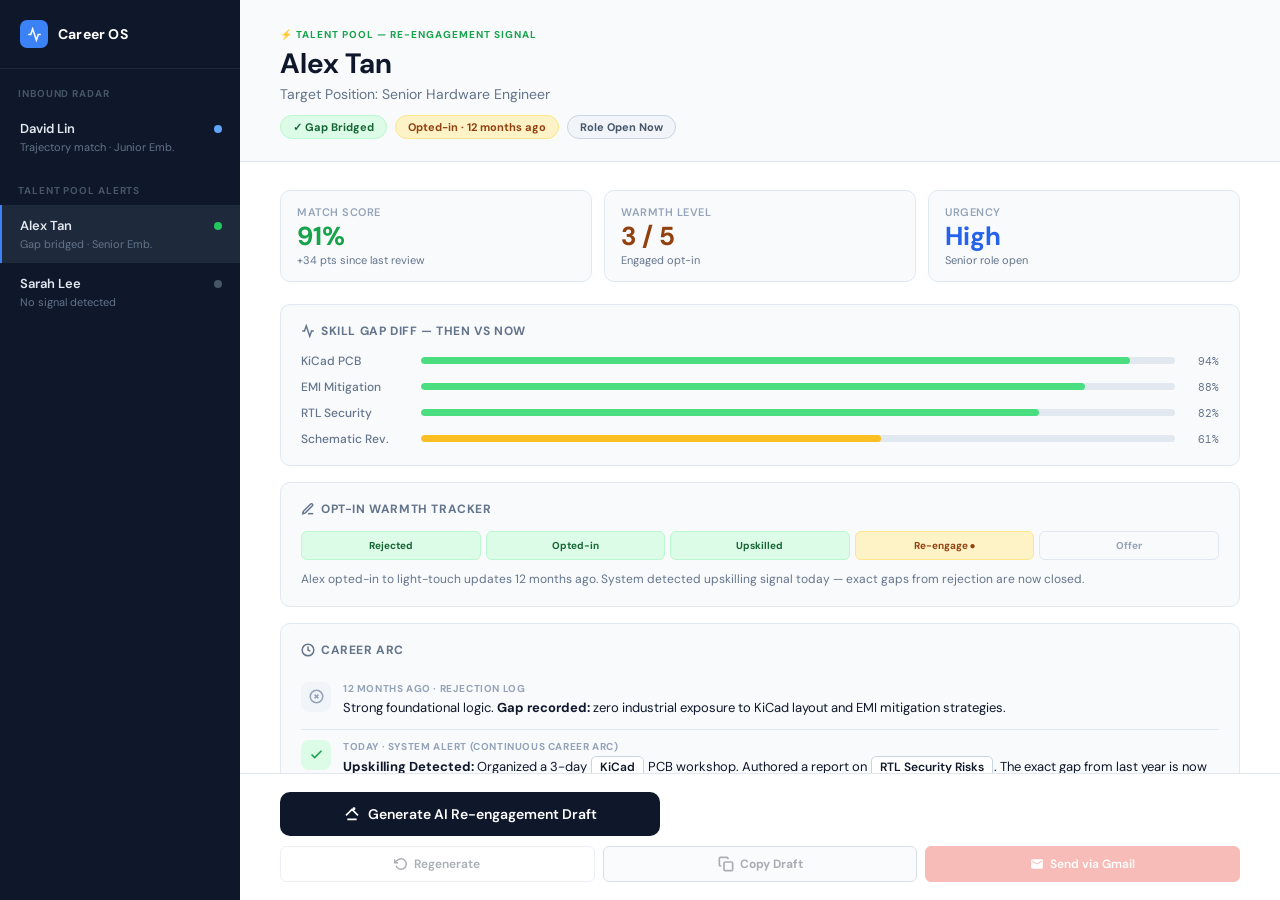
<file: hackathlon.html>
<!DOCTYPE html>
<html lang="en">
<head>
  <meta charset="UTF-8" />
  <meta name="viewport" content="width=device-width, initial-scale=1.0" />
  <title>Career OS — Enterprise Trajectory Engine</title>
  <link rel="preconnect" href="https://fonts.googleapis.com" />
  <link href="https://fonts.googleapis.com/css2?family=DM+Sans:ital,opsz,wght@0,9..40,400;0,9..40,500;0,9..40,600;0,9..40,700;1,9..40,400&family=DM+Mono:wght@400;500&display=swap" rel="stylesheet" />
  <style>
    :root {
      --bg: #f1f5f9;
      --surface: #ffffff;
      --sidebar-bg: #0f172a;
      --sidebar-text: #94a3b8;
      --sidebar-hover: #1e293b;
      --sidebar-active: #1e293b;
      --text-main: #0f172a;
      --text-muted: #64748b;
      --text-hint: #94a3b8;
      --border: #e2e8f0;
      --border-strong: #cbd5e1;
      --primary: #2563eb;
      --green: #22c55e;
      --green-light: #dcfce7;
      --green-text: #166534;
      --green-border: #bbf7d0;
      --blue-light: #dbeafe;
      --blue-text: #1e40af;
      --blue-border: #bfdbfe;
      --amber-light: #fef3c7;
      --amber-text: #92400e;
      --amber-border: #fde68a;
      --red: #ef4444;
      --yellow: #f59e0b;
      --font: 'DM Sans', -apple-system, sans-serif;
      --mono: 'DM Mono', monospace;
      --radius: 10px;
      --radius-sm: 6px;
    }

    *, *::before, *::after { box-sizing: border-box; margin: 0; padding: 0; }

    body {
      font-family: var(--font);
      background: var(--bg);
      display: flex;
      align-items: center;
      justify-content: center;
      min-height: 100vh;
      overflow: hidden;
    }

    /* ── App Shell ── */
    .app {
      width: 100vw;
      height: 100vh;
      display: flex;
      background: var(--surface);
      overflow: hidden;
    }

    /* ── Sidebar ── */
    .sidebar {
      width: 240px;
      flex-shrink: 0;
      background: var(--sidebar-bg);
      display: flex;
      flex-direction: column;
      color: var(--sidebar-text);
      overflow-y: auto;
    }

    .sidebar::-webkit-scrollbar { width: 4px; }
    .sidebar::-webkit-scrollbar-track { background: transparent; }
    .sidebar::-webkit-scrollbar-thumb { background: #334155; border-radius: 4px; }

    .sidebar-logo {
      padding: 20px;
      display: flex;
      align-items: center;
      gap: 10px;
      border-bottom: 1px solid rgba(255,255,255,0.07);
    }

    .logo-mark {
      width: 28px; height: 28px;
      background: #3b82f6;
      border-radius: 7px;
      display: flex; align-items: center; justify-content: center;
      flex-shrink: 0;
    }

    .logo-mark svg { display: block; }

    .logo-text {
      font-size: 14px;
      font-weight: 700;
      color: #fff;
      letter-spacing: 0.2px;
    }

    .sidebar-section {
      font-size: 10px;
      font-weight: 700;
      text-transform: uppercase;
      letter-spacing: 0.9px;
      color: #475569;
      padding: 18px 18px 8px;
    }

    .cand-item {
      padding: 12px 18px;
      cursor: pointer;
      border-left: 2px solid transparent;
      transition: background 0.15s, border-color 0.15s;
    }

    .cand-item:hover { background: var(--sidebar-hover); }

    .cand-item.active {
      background: var(--sidebar-active);
      border-left-color: #3b82f6;
    }

    .cand-name {
      font-size: 13px;
      font-weight: 600;
      color: #e2e8f0;
      display: flex;
      align-items: center;
      justify-content: space-between;
      margin-bottom: 3px;
    }

    .cand-meta {
      font-size: 11px;
      color: #64748b;
    }

    .dot {
      width: 8px; height: 8px;
      border-radius: 50%;
      flex-shrink: 0;
    }

    .dot-green {
      background: #22c55e;
      animation: pulse-green 2.2s infinite;
    }

    .dot-blue {
      background: #60a5fa;
      animation: pulse-blue 2.2s infinite;
    }

    .dot-gray { background: #475569; }

    @keyframes pulse-green {
      0%   { box-shadow: 0 0 0 0 rgba(34,197,94,0.6); }
      70%  { box-shadow: 0 0 0 7px rgba(34,197,94,0); }
      100% { box-shadow: 0 0 0 0 rgba(34,197,94,0); }
    }

    @keyframes pulse-blue {
      0%   { box-shadow: 0 0 0 0 rgba(96,165,250,0.6); }
      70%  { box-shadow: 0 0 0 7px rgba(96,165,250,0); }
      100% { box-shadow: 0 0 0 0 rgba(96,165,250,0); }
    }

    /* ── Main Panel ── */
    .main {
      flex: 1;
      display: flex;
      flex-direction: column;
      overflow: hidden;
      position: relative;
    }

    .view {
      display: none;
      flex-direction: column;
      height: 100%;
      animation: fadeIn 0.3s ease;
    }

    .view.active { display: flex; }

    @keyframes fadeIn {
      from { opacity: 0; transform: translateY(6px); }
      to   { opacity: 1; transform: translateY(0); }
    }

    /* ── Header ── */
    .view-head {
      padding: 28px 40px 22px;
      border-bottom: 1px solid var(--border);
      background: #f8fafc;
      flex-shrink: 0;
    }

    .module-tag {
      font-size: 10px;
      font-weight: 700;
      text-transform: uppercase;
      letter-spacing: 1px;
      margin-bottom: 8px;
    }

    .tag-green { color: #16a34a; }
    .tag-blue  { color: var(--primary); }

    .cand-heading {
      font-size: 28px;
      font-weight: 700;
      color: var(--text-main);
      line-height: 1.1;
    }

    .cand-sub {
      font-size: 14px;
      color: var(--text-muted);
      margin-top: 5px;
    }

    .head-badges {
      display: flex;
      gap: 8px;
      margin-top: 12px;
      flex-wrap: wrap;
    }

    .badge {
      font-size: 11px;
      font-weight: 700;
      padding: 4px 12px;
      border-radius: 20px;
      border: 1px solid;
    }

    .badge-green { background: var(--green-light); color: var(--green-text); border-color: var(--green-border); }
    .badge-blue  { background: var(--blue-light);  color: var(--blue-text);  border-color: var(--blue-border); }
    .badge-amber { background: var(--amber-light); color: var(--amber-text); border-color: var(--amber-border); }
    .badge-gray  { background: #f1f5f9; color: #475569; border-color: var(--border-strong); }

    /* ── Body ── */
    .view-body {
      flex: 1;
      overflow-y: auto;
      padding: 28px 40px;
    }

    .view-body::-webkit-scrollbar { width: 5px; }
    .view-body::-webkit-scrollbar-track { background: transparent; }
    .view-body::-webkit-scrollbar-thumb { background: var(--border-strong); border-radius: 4px; }

    /* Score Row */
    .score-row {
      display: grid;
      grid-template-columns: repeat(3, 1fr);
      gap: 12px;
      margin-bottom: 22px;
    }

    .score-card {
      background: #f8fafc;
      border: 1px solid var(--border);
      border-radius: var(--radius);
      padding: 14px 16px;
    }

    .score-label {
      font-size: 11px;
      font-weight: 600;
      color: var(--text-hint);
      margin-bottom: 4px;
      text-transform: uppercase;
      letter-spacing: 0.5px;
    }

    .score-val {
      font-size: 26px;
      font-weight: 700;
      line-height: 1;
      margin-bottom: 4px;
    }

    .score-note {
      font-size: 11px;
      color: var(--text-muted);
    }

    /* Section blocks */
    .block {
      background: #f8fafc;
      border: 1px solid var(--border);
      border-radius: var(--radius);
      padding: 18px 20px;
      margin-bottom: 16px;
    }

    .block-title {
      font-size: 12px;
      font-weight: 700;
      color: var(--text-muted);
      text-transform: uppercase;
      letter-spacing: 0.6px;
      margin-bottom: 14px;
      display: flex;
      align-items: center;
      gap: 6px;
    }

    /* Gap Bars */
    .gap-row {
      display: flex;
      align-items: center;
      gap: 10px;
      margin-bottom: 10px;
    }

    .gap-row:last-child { margin-bottom: 0; }

    .gap-label {
      width: 110px;
      font-size: 12px;
      font-weight: 500;
      color: var(--text-muted);
      flex-shrink: 0;
    }

    .gap-track {
      flex: 1;
      height: 7px;
      background: var(--border);
      border-radius: 4px;
      overflow: hidden;
    }

    .gap-fill {
      height: 100%;
      border-radius: 4px;
      transition: width 1s cubic-bezier(0.4,0,0.2,1);
      width: 0%;
    }

    .fill-green  { background: #4ade80; }
    .fill-yellow { background: #fbbf24; }
    .fill-red    { background: #f87171; }

    .gap-pct {
      width: 34px;
      text-align: right;
      font-size: 11px;
      font-family: var(--mono);
      color: var(--text-muted);
    }

    /* Warmth Tracker */
    .warmth-track {
      display: flex;
      gap: 5px;
      margin-bottom: 10px;
    }

    .warmth-node {
      flex: 1;
      padding: 7px 4px;
      border-radius: var(--radius-sm);
      border: 1px solid;
      text-align: center;
      font-size: 10px;
      font-weight: 700;
    }

    .wn-done    { background: var(--green-light); color: var(--green-text); border-color: var(--green-border); }
    .wn-active  { background: var(--amber-light); color: var(--amber-text); border-color: var(--amber-border); }
    .wn-pending { background: #f8fafc; color: var(--text-hint); border-color: var(--border); }

    .warmth-caption {
      font-size: 12px;
      color: var(--text-muted);
      line-height: 1.5;
    }

    /* Trajectory Timeline */
    .traj-item {
      display: flex;
      gap: 12px;
      padding: 10px 0;
      border-bottom: 1px solid var(--border);
    }

    .traj-item:last-child { border-bottom: none; padding-bottom: 0; }

    .traj-icon {
      width: 30px; height: 30px;
      border-radius: 8px;
      display: flex; align-items: center; justify-content: center;
      flex-shrink: 0;
    }

    .icon-past { background: #f1f5f9; }
    .icon-now  { background: var(--green-light); }
    .icon-now-blue { background: var(--blue-light); }

    .traj-content { flex: 1; }

    .traj-label {
      font-size: 10px;
      font-weight: 700;
      text-transform: uppercase;
      letter-spacing: 0.6px;
      color: var(--text-hint);
      margin-bottom: 3px;
    }

    .traj-text {
      font-size: 13px;
      color: var(--text-main);
      line-height: 1.6;
    }

    .tech-chip {
      display: inline-block;
      background: white;
      border: 1px solid var(--border-strong);
      padding: 1px 8px;
      border-radius: 5px;
      font-size: 12px;
      font-weight: 600;
      color: var(--text-main);
      margin: 0 1px;
    }

    /* ── Footer ── */
    .view-foot {
      padding: 18px 40px;
      border-top: 1px solid var(--border);
      background: var(--surface);
      flex-shrink: 0;
    }

    .gen-btn {
      padding: 13px 24px;
      background: var(--text-main);
      color: white;
      border: none;
      border-radius: var(--radius);
      font-size: 14px;
      font-weight: 600;
      font-family: var(--font);
      cursor: pointer;
      display: inline-flex;
      align-items: center;
      gap: 8px;
      transition: opacity 0.2s, transform 0.15s;
      width: 100%;
      justify-content: center;
      max-width: 380px;
    }

    .gen-btn:hover:not(:disabled) { opacity: 0.85; transform: translateY(-1px); }
    .gen-btn:disabled { opacity: 0.5; cursor: not-allowed; transform: none; }

    .draft-wrap {
      display: none;
      background: #f8fafc;
      border: 1px solid var(--border-strong);
      border-radius: var(--radius);
      padding: 18px 20px;
      margin-top: 14px;
    }

    .draft-wrap.show { display: block; animation: fadeIn 0.3s ease; }

    .draft-subject {
      font-size: 12px;
      font-weight: 700;
      color: var(--text-muted);
      border-bottom: 1px solid var(--border);
      padding-bottom: 10px;
      margin-bottom: 14px;
    }

    .draft-body {
      font-size: 13px;
      font-family: var(--mono);
      line-height: 1.75;
      color: var(--text-main);
      white-space: pre-wrap;
      min-height: 20px;
    }

    .cursor-blink {
      display: inline-block;
      width: 2px;
      height: 14px;
      background: var(--text-main);
      margin-left: 1px;
      vertical-align: middle;
      animation: blink 0.8s step-end infinite;
    }

    @keyframes blink { 0%,100%{opacity:1} 50%{opacity:0} }

    .draft-actions {
      display: flex;
      gap: 8px;
      margin-top: 14px;
    }

    .action-btn {
      flex: 1;
      padding: 9px;
      font-size: 12px;
      font-weight: 600;
      font-family: var(--font);
      border: 1px solid var(--border-strong);
      border-radius: var(--radius-sm);
      background: white;
      color: var(--text-main);
      cursor: pointer;
      display: flex;
      align-items: center;
      justify-content: center;
      gap: 6px;
      transition: background 0.15s;
    }

    .action-btn:hover { background: #f1f5f9; }

    .action-btn.primary {
      background: var(--text-main);
      color: white;
      border-color: var(--text-main);
    }

    .action-btn.primary:hover { opacity: 0.85; }

    .action-btn.gmail {
      background: #ea4335;
      color: white;
      border-color: #ea4335;
    }

    .action-btn.gmail:hover { opacity: 0.85; }

    /* Spinner */
    .spin {
      width: 16px; height: 16px;
      border: 2px solid rgba(255,255,255,0.3);
      border-top-color: white;
      border-radius: 50%;
      animation: spin 0.8s linear infinite;
      display: none;
    }

    @keyframes spin { to { transform: rotate(360deg); } }

    /* Empty State */
    .empty-view {
      display: flex;
      flex-direction: column;
      align-items: center;
      justify-content: center;
      height: 100%;
      color: var(--text-hint);
      text-align: center;
      gap: 12px;
    }

    .empty-view svg { opacity: 0.4; }
    .empty-view p { font-size: 15px; }

    .empty-actions {
      display: flex;
      gap: 10px;
      margin-top: 8px;
    }

    .empty-btn {
      padding: 9px 18px;
      font-size: 13px;
      font-weight: 600;
      font-family: var(--font);
      border: 1px solid var(--border-strong);
      border-radius: var(--radius);
      background: white;
      color: var(--text-main);
      cursor: pointer;
      transition: background 0.15s;
    }

    .empty-btn:hover { background: #f1f5f9; }

    /* Success overlay */
    .success-overlay {
      display: none;
      position: absolute;
      inset: 0;
      background: rgba(255,255,255,0.97);
      z-index: 50;
      flex-direction: column;
      align-items: center;
      justify-content: center;
      gap: 14px;
      animation: fadeIn 0.3s ease;
    }

    .success-overlay.show { display: flex; }

    .success-circle {
      width: 72px; height: 72px;
      border-radius: 50%;
      background: var(--green-light);
      display: flex; align-items: center; justify-content: center;
    }

    .success-overlay h2 {
      font-size: 26px;
      font-weight: 700;
      color: var(--text-main);
    }

    .success-overlay p {
      font-size: 15px;
      color: var(--text-muted);
    }

    .back-btn {
      margin-top: 8px;
      padding: 12px 28px;
      border: 1px solid var(--border-strong);
      border-radius: var(--radius);
      background: white;
      font-size: 14px;
      font-weight: 600;
      font-family: var(--font);
      cursor: pointer;
    }

    /* ── Mobile ── */
    @media (max-width: 768px) {
      .app { flex-direction: column; }

      .sidebar {
        width: 100%;
        height: auto;
        flex-direction: row;
        overflow-x: auto;
        overflow-y: hidden;
        border-bottom: 1px solid #1e293b;
      }

      .sidebar::-webkit-scrollbar { display: none; }
      .sidebar-logo, .sidebar-section { display: none; }

      .cand-item {
        flex: 0 0 180px;
        border-left: none;
        border-bottom: 2px solid transparent;
        padding: 12px 14px;
      }

      .cand-item.active { border-bottom-color: #3b82f6; border-left-color: transparent; }

      .view-head, .view-body, .view-foot { padding-left: 20px; padding-right: 20px; }
      .score-row { grid-template-columns: 1fr 1fr; }
      .cand-heading { font-size: 22px; }
    }
  </style>
</head>
<body>

<div class="app">

  <!-- Sidebar -->
  <aside class="sidebar">
    <div class="sidebar-logo">
      <div class="logo-mark">
        <svg width="15" height="15" viewBox="0 0 24 24" fill="none" stroke="white" stroke-width="2.5">
          <path d="M22 12h-4l-3 9L9 3l-3 9H2"/>
        </svg>
      </div>
      <span class="logo-text">Career OS</span>
    </div>

    <div class="sidebar-section">Inbound Radar</div>
    <div class="cand-item" id="tab-david" onclick="switchView('david')">
      <div class="cand-name">David Lin <div class="dot dot-blue"></div></div>
      <div class="cand-meta">Trajectory match · Junior Emb.</div>
    </div>

    <div class="sidebar-section">Talent Pool Alerts</div>
    <div class="cand-item active" id="tab-alex" onclick="switchView('alex')">
      <div class="cand-name">Alex Tan <div class="dot dot-green"></div></div>
      <div class="cand-meta">Gap bridged · Senior Emb.</div>
    </div>
    <div class="cand-item" id="tab-sarah" onclick="switchView('sarah')">
      <div class="cand-name">Sarah Lee <div class="dot dot-gray"></div></div>
      <div class="cand-meta">No signal detected</div>
    </div>
  </aside>

  <!-- Main -->
  <main class="main">

    <!-- Alex Panel -->
    <div class="view active" id="view-alex">
      <div class="view-head">
        <div class="module-tag tag-green">⚡ Talent Pool — Re-engagement Signal</div>
        <div class="cand-heading">Alex Tan</div>
        <div class="cand-sub">Target Position: Senior Hardware Engineer</div>
        <div class="head-badges">
          <span class="badge badge-green">✓ Gap Bridged</span>
          <span class="badge badge-amber">Opted-in · 12 months ago</span>
          <span class="badge badge-gray">Role Open Now</span>
        </div>
      </div>

      <div class="view-body">
        <!-- Scores -->
        <div class="score-row">
          <div class="score-card">
            <div class="score-label">Match Score</div>
            <div class="score-val" style="color:#16a34a;">91%</div>
            <div class="score-note">+34 pts since last review</div>
          </div>
          <div class="score-card">
            <div class="score-label">Warmth Level</div>
            <div class="score-val" style="color:#92400e;">3 / 5</div>
            <div class="score-note">Engaged opt-in</div>
          </div>
          <div class="score-card">
            <div class="score-label">Urgency</div>
            <div class="score-val" style="color:var(--primary);">High</div>
            <div class="score-note">Senior role open</div>
          </div>
        </div>

        <!-- Skill Gap Diff -->
        <div class="block">
          <div class="block-title">
            <svg width="14" height="14" viewBox="0 0 24 24" fill="none" stroke="currentColor" stroke-width="2.5"><polyline points="22 12 18 12 15 21 9 3 6 12 2 12"/></svg>
            Skill gap diff — then vs now
          </div>
          <div class="gap-row">
            <span class="gap-label">KiCad PCB</span>
            <div class="gap-track"><div class="gap-fill fill-green" id="alex-bar-1"></div></div>
            <span class="gap-pct" id="alex-pct-1">0%</span>
          </div>
          <div class="gap-row">
            <span class="gap-label">EMI Mitigation</span>
            <div class="gap-track"><div class="gap-fill fill-green" id="alex-bar-2"></div></div>
            <span class="gap-pct" id="alex-pct-2">0%</span>
          </div>
          <div class="gap-row">
            <span class="gap-label">RTL Security</span>
            <div class="gap-track"><div class="gap-fill fill-green" id="alex-bar-3"></div></div>
            <span class="gap-pct" id="alex-pct-3">0%</span>
          </div>
          <div class="gap-row">
            <span class="gap-label">Schematic Rev.</span>
            <div class="gap-track"><div class="gap-fill fill-yellow" id="alex-bar-4"></div></div>
            <span class="gap-pct" id="alex-pct-4">0%</span>
          </div>
        </div>

        <!-- Warmth Tracker -->
        <div class="block">
          <div class="block-title">
            <svg width="14" height="14" viewBox="0 0 24 24" fill="none" stroke="currentColor" stroke-width="2.5"><path d="M12 20h9"/><path d="M16.5 3.5a2.121 2.121 0 013 3L7 19l-4 1 1-4L16.5 3.5z"/></svg>
            Opt-in warmth tracker
          </div>
          <div class="warmth-track">
            <div class="warmth-node wn-done">Rejected</div>
            <div class="warmth-node wn-done">Opted-in</div>
            <div class="warmth-node wn-done">Upskilled</div>
            <div class="warmth-node wn-active">Re-engage ●</div>
            <div class="warmth-node wn-pending">Offer</div>
          </div>
          <p class="warmth-caption">Alex opted-in to light-touch updates 12 months ago. System detected upskilling signal today — exact gaps from rejection are now closed.</p>
        </div>

        <!-- Timeline -->
        <div class="block">
          <div class="block-title">
            <svg width="14" height="14" viewBox="0 0 24 24" fill="none" stroke="currentColor" stroke-width="2.5"><circle cx="12" cy="12" r="10"/><polyline points="12 6 12 12 16 14"/></svg>
            Career arc
          </div>
          <div class="traj-item">
            <div class="traj-icon icon-past">
              <svg width="15" height="15" viewBox="0 0 24 24" fill="none" stroke="#94a3b8" stroke-width="2.5"><circle cx="12" cy="12" r="10"/><line x1="15" y1="9" x2="9" y2="15"/><line x1="9" y1="9" x2="15" y2="15"/></svg>
            </div>
            <div class="traj-content">
              <div class="traj-label">12 months ago · rejection log</div>
              <div class="traj-text">Strong foundational logic. <strong>Gap recorded:</strong> zero industrial exposure to KiCad layout and EMI mitigation strategies.</div>
            </div>
          </div>
          <div class="traj-item">
            <div class="traj-icon icon-now">
              <svg width="15" height="15" viewBox="0 0 24 24" fill="none" stroke="#16a34a" stroke-width="2.5"><polyline points="20 6 9 17 4 12"/></svg>
            </div>
            <div class="traj-content">
              <div class="traj-label">Today · system alert (continuous career arc)</div>
              <div class="traj-text"><strong>Upskilling Detected:</strong> Organized a 3-day <span class="tech-chip">KiCad</span> PCB workshop. Authored a report on <span class="tech-chip">RTL Security Risks</span>. The exact gap from last year is now fully bridged.</div>
            </div>
          </div>
        </div>
      </div>

      <div class="view-foot">
        <button class="gen-btn" id="btn-alex" onclick="generateDraft('alex')">
          <span class="spin" id="spin-alex"></span>
          <svg id="wand-alex" width="16" height="16" viewBox="0 0 24 24" fill="none" stroke="currentColor" stroke-width="2.5"><path d="M15 4V2m0 2v2m0-2h-2m2 0h2M3 14l9-9 9 9M5 20h14"/></svg>
          <span id="btn-alex-text">Generate AI Re-engagement Draft</span>
        </button>
        <div class="draft-wrap" id="draft-alex">
          <div class="draft-subject" id="draft-alex-subject"></div>
          <div class="draft-body" id="draft-alex-body"></div>
        </div>
        <div class="draft-actions" id="draft-alex-actions" style="display:flex; margin-top:10px;">
          <button class="action-btn" id="regen-alex" onclick="resetDraft('alex')" disabled style="opacity:0.35;cursor:not-allowed;">
            <svg width="14" height="14" viewBox="0 0 24 24" fill="none" stroke="#0f172a" stroke-width="2.5"><polyline points="1 4 1 10 7 10"/><path d="M3.51 15a9 9 0 102.13-9.36L1 10"/></svg>
            Regenerate
          </button>
          <button class="action-btn" id="copy-alex" onclick="copyDraft('alex')" disabled style="opacity:0.35;cursor:not-allowed;background:#f1f5f9;border-color:#94a3b8;font-weight:700;">
            <svg width="16" height="16" viewBox="0 0 24 24" fill="none" stroke="#0f172a" stroke-width="2.5"><rect x="9" y="9" width="13" height="13" rx="2" ry="2"/><path d="M5 15H4a2 2 0 01-2-2V4a2 2 0 012-2h9a2 2 0 012 2v1"/></svg>
            Copy Draft
          </button>
          <button class="action-btn gmail" id="gmail-alex" onclick="showSuccess()" disabled style="opacity:0.35;cursor:not-allowed;">
            <svg width="14" height="14" viewBox="0 0 24 24" fill="white"><path d="M20 4H4c-1.1 0-2 .9-2 2v12c0 1.1.9 2 2 2h16c1.1 0 2-.9 2-2V6c0-1.1-.9-2-2-2zm0 4l-8 5-8-5V6l8 5 8-5v2z"/></svg>
            Send via Gmail
          </button>
        </div>
      </div>
    </div>

    <!-- David Panel -->
    <div class="view" id="view-david">
      <div class="view-head">
        <div class="module-tag tag-blue">🎯 Inbound Radar — Trajectory Analysis</div>
        <div class="cand-heading">David Lin</div>
        <div class="cand-sub">Target Position: Junior Embedded Engineer</div>
        <div class="head-badges">
          <span class="badge badge-blue">⚡ High Trajectory Fit</span>
          <span class="badge badge-gray">ATS Would Reject</span>
        </div>
      </div>

      <div class="view-body">
        <!-- Scores -->
        <div class="score-row">
          <div class="score-card">
            <div class="score-label">Trajectory Score</div>
            <div class="score-val" style="color:var(--primary);">87%</div>
            <div class="score-note">Hardware-bound vector</div>
          </div>
          <div class="score-card">
            <div class="score-label">ATS Score</div>
            <div class="score-val" style="color:#dc2626;">23%</div>
            <div class="score-note">Would be filtered out</div>
          </div>
          <div class="score-card">
            <div class="score-label">Gap to Role</div>
            <div class="score-val" style="color:#92400e;">~6 mo</div>
            <div class="score-note">Estimated ramp time</div>
          </div>
        </div>

        <!-- Signal Breakdown -->
        <div class="block">
          <div class="block-title">
            <svg width="14" height="14" viewBox="0 0 24 24" fill="none" stroke="currentColor" stroke-width="2.5"><polyline points="23 6 13.5 15.5 8.5 10.5 1 18"/><polyline points="17 6 23 6 23 12"/></svg>
            Trajectory signal breakdown
          </div>
          <div class="gap-row">
            <span class="gap-label">C++ Logic</span>
            <div class="gap-track"><div class="gap-fill fill-green" id="david-bar-1"></div></div>
            <span class="gap-pct" id="david-pct-1">0%</span>
          </div>
          <div class="gap-row">
            <span class="gap-label">HW Integration</span>
            <div class="gap-track"><div class="gap-fill fill-green" id="david-bar-2"></div></div>
            <span class="gap-pct" id="david-pct-2">0%</span>
          </div>
          <div class="gap-row">
            <span class="gap-label">PID / Sensors</span>
            <div class="gap-track"><div class="gap-fill fill-yellow" id="david-bar-3"></div></div>
            <span class="gap-pct" id="david-pct-3">0%</span>
          </div>
          <div class="gap-row">
            <span class="gap-label">RTOS</span>
            <div class="gap-track"><div class="gap-fill fill-red" id="david-bar-4"></div></div>
            <span class="gap-pct" id="david-pct-4">0%</span>
          </div>
        </div>

        <!-- Timeline -->
        <div class="block">
          <div class="block-title">
            <svg width="14" height="14" viewBox="0 0 24 24" fill="none" stroke="currentColor" stroke-width="2.5"><circle cx="12" cy="12" r="10"/><polyline points="12 6 12 12 16 14"/></svg>
            Career arc translation
          </div>
          <div class="traj-item">
            <div class="traj-icon icon-past">
              <svg width="15" height="15" viewBox="0 0 24 24" fill="none" stroke="#94a3b8" stroke-width="2.5"><path d="M14 2H6a2 2 0 00-2 2v16a2 2 0 002 2h12a2 2 0 002-2V8z"/><polyline points="14 2 14 8 20 8"/></svg>
            </div>
            <div class="traj-content">
              <div class="traj-label">ATS view — where they've been</div>
              <div class="traj-text"><strong>ATS would reject:</strong> Resume shows only C++ console games and academic software projects. No "Embedded Systems" keyword detected.</div>
            </div>
          </div>
          <div class="traj-item">
            <div class="traj-icon icon-now-blue">
              <svg width="15" height="15" viewBox="0 0 24 24" fill="none" stroke="#1d4ed8" stroke-width="2.5"><rect x="4" y="4" width="16" height="16" rx="2"/><rect x="9" y="9" width="6" height="6"/><line x1="9" y1="1" x2="9" y2="4"/><line x1="15" y1="1" x2="15" y2="4"/><line x1="9" y1="20" x2="9" y2="23"/><line x1="15" y1="20" x2="15" y2="23"/><line x1="20" y1="9" x2="23" y2="9"/><line x1="20" y1="14" x2="23" y2="14"/><line x1="1" y1="9" x2="4" y2="9"/><line x1="1" y1="14" x2="4" y2="14"/></svg>
            </div>
            <div class="traj-content">
              <div class="traj-label">Career OS view — where they're heading</div>
              <div class="traj-text"><strong>Trajectory Translation:</strong> Built autonomous line-follower using <span class="tech-chip">Raspberry Pi</span> + <span class="tech-chip">OpenCV</span>. Solved wiring constraints via a <span class="tech-chip">"Nuclear Swap"</span> motor inversion algorithm. Tuned <span class="tech-chip">PID</span> constants. Reads IR sensors as high signals. Perfect foundational logic for embedded systems.</div>
            </div>
          </div>
        </div>
      </div>

      <div class="view-foot">
        <button class="gen-btn" id="btn-david" onclick="generateDraft('david')" style="background:#1d4ed8;">
          <span class="spin" id="spin-david"></span>
          <svg id="wand-david" width="16" height="16" viewBox="0 0 24 24" fill="none" stroke="currentColor" stroke-width="2.5"><path d="M15 4V2m0 2v2m0-2h-2m2 0h2M3 14l9-9 9 9M5 20h14"/></svg>
          <span id="btn-david-text">Generate Trajectory-Based Outreach</span>
        </button>
        <div class="draft-wrap" id="draft-david">
          <div class="draft-subject" id="draft-david-subject"></div>
          <div class="draft-body" id="draft-david-body"></div>
          <div class="draft-actions" id="draft-david-actions" style="display:flex; margin-top:10px;">
            <button class="action-btn" id="regen-david" onclick="resetDraft('david')" disabled style="opacity:0.35;cursor:not-allowed;">
              <svg width="14" height="14" viewBox="0 0 24 24" fill="none" stroke="#0f172a" stroke-width="2.5"><polyline points="1 4 1 10 7 10"/><path d="M3.51 15a9 9 0 102.13-9.36L1 10"/></svg>
              Regenerate
            </button>
            <button class="action-btn" id="copy-david" onclick="copyDraft('david')" disabled style="opacity:0.35;cursor:not-allowed;background:#f1f5f9;border-color:#94a3b8;font-weight:700;">
              <svg width="16" height="16" viewBox="0 0 24 24" fill="none" stroke="#0f172a" stroke-width="2.5"><rect x="9" y="9" width="13" height="13" rx="2" ry="2"/><path d="M5 15H4a2 2 0 01-2-2V4a2 2 0 012-2h9a2 2 0 012 2v1"/></svg>
              Copy Draft
            </button>
            <button class="action-btn gmail" id="gmail-david" onclick="showSuccess()" disabled style="opacity:0.35;cursor:not-allowed;">
              <svg width="14" height="14" viewBox="0 0 24 24" fill="white"><path d="M20 4H4c-1.1 0-2 .9-2 2v12c0 1.1.9 2 2 2h16c1.1 0 2-.9 2-2V6c0-1.1-.9-2-2-2zm0 4l-8 5-8-5V6l8 5 8-5v2z"/></svg>
              Send via Gmail
            </button>
          </div>
        </div>
      </div>
    </div>

    <!-- Sarah Panel -->
    <div class="view" id="view-sarah">
      <div class="empty-view">
        <svg width="52" height="52" viewBox="0 0 24 24" fill="none" stroke="currentColor" stroke-width="1.5">
          <circle cx="11" cy="11" r="8"/><line x1="21" y1="21" x2="16.65" y2="16.65"/>
        </svg>
        <p>No actionable trajectory or engagement signal detected for Sarah Lee.</p>
        <div class="empty-actions">
          <button class="empty-btn" onclick="alert('Invite to Apply flow — coming soon.')">Invite to Apply</button>
          <button class="empty-btn" onclick="alert('Request CV flow — coming soon.')">Request CV</button>
        </div>
      </div>
    </div>

    <!-- Success Overlay -->
    <div class="success-overlay" id="success-overlay">
      <div class="success-circle">
        <svg width="32" height="32" viewBox="0 0 24 24" fill="none" stroke="#16a34a" stroke-width="3">
          <polyline points="20 6 9 17 4 12"/>
        </svg>
      </div>
      <h2>Email Dispatched</h2>
      <p>Successfully sent to candidate via Gmail Secure Link.</p>
      <button class="back-btn" onclick="hideSuccess()">Back to Dashboard</button>
    </div>

  </main>
</div>

<script>
  /* ── State ── */
  const state = {
    alex:  { generated: false, draft: '', subject: '' },
    david: { generated: false, draft: '', subject: '' }
  };

  const BARS = {
    alex:  [94, 88, 82, 61],
    david: [90, 75, 62, 18]
  };

  const FALLBACK = {
    alex: {
      subject: 'Reconnecting — Senior Hardware Engineering Role',
      body: `Hi Alex,

It has been about a year since we last spoke. At the time, we needed industrial experience with KiCad layout and EMI mitigation — a gap we noted honestly.

Our system flagged your recent initiative organising a KiCad PCB workshop, and your published report on RTL security risks in PCB design.

That is exactly the growth we were hoping to see.

We have a Senior Hardware Engineer role open right now, and you are at the top of our list. Would you be open to a 20-minute call this week?

Best regards,
Hiring Team`
    },
    david: {
      subject: 'Your Raspberry Pi project & a Junior Embedded role',
      body: `Hi David,

Most hiring systems would have filtered your profile — no "Embedded" keyword in your history.

Our engineering lead looked closer. The way you solved the motor inversion constraint with a software algorithm ("Nuclear Swap"), then tuned PID constants for IR sensor behaviour — that is exactly the cross-disciplinary instinct we hire for.

We are looking for a Junior Embedded Engineer, and your trajectory is a strong fit. Are you open to a quick technical chat this week?

Best regards,
Hiring Team`
    }
  };

  /* ── Tab switching ── */
  function switchView(id) {
    document.querySelectorAll('.cand-item').forEach(el => el.classList.remove('active'));
    document.querySelectorAll('.view').forEach(el => el.classList.remove('active'));
    document.getElementById('tab-' + id).classList.add('active');
    document.getElementById('view-' + id).classList.add('active');
    if (id === 'alex' || id === 'david') animateBars(id);
  }

  /* ── Bar animation ── */
  function animateBars(id) {
    const vals = BARS[id];
    vals.forEach((v, i) => {
      setTimeout(() => {
        const bar = document.getElementById(id + '-bar-' + (i + 1));
        const pct = document.getElementById(id + '-pct-' + (i + 1));
        if (bar) bar.style.width = v + '%';
        if (pct) pct.textContent = v + '%';
      }, i * 160);
    });
  }

  /* ── Draft generation ── */
  async function generateDraft(id) {
    if (state[id].generated) return;

    const btn   = document.getElementById('btn-' + id);
    const spin  = document.getElementById('spin-' + id);
    const wand  = document.getElementById('wand-' + id);
    const label = document.getElementById('btn-' + id + '-text');

    btn.disabled = true;
    spin.style.display = 'inline-block';
    wand.style.display = 'none';
    label.textContent = 'AI analysing trajectory…';

    const prompts = {
      alex: 'Write a short, warm re-engagement email (under 130 words) from a hiring manager to Alex Tan, a hardware engineer candidate rejected 1 year ago due to lack of KiCad/EMI experience. Alex has since organised a KiCad PCB workshop and written an RTL security report — the exact gaps are closed. Tone: genuine and specific, not corporate. Output ONLY: a subject line on the first line starting with "Subject: ", then a blank line, then the email body. No extra commentary.',
      david: 'Write a short outreach email (under 130 words) from a hiring manager to David Lin, a software-background candidate whose Raspberry Pi line-follower shows embedded systems potential — specifically a "Nuclear Swap" motor inversion algorithm and PID tuning. A standard ATS would have filtered him. Tone: warm and specific. Output ONLY: a subject line on the first line starting with "Subject: ", then a blank line, then the email body. No extra commentary.'
    };

    let rawText = '';

    try {
      const res = await fetch('https://api.anthropic.com/v1/messages', {
        method: 'POST',
        headers: { 'Content-Type': 'application/json' },
        body: JSON.stringify({
          model: 'claude-sonnet-4-20250514',
          max_tokens: 1000,
          messages: [{ role: 'user', content: prompts[id] }]
        })
      });
      const data = await res.json();
      rawText = (data.content && data.content[0] && data.content[0].text) ? data.content[0].text : null;
    } catch (e) {
      rawText = null;
    }

    // Parse subject + body
    let subject = FALLBACK[id].subject;
    let body    = FALLBACK[id].body;

    if (rawText) {
      const lines = rawText.trim().split('\n');
      if (lines[0].toLowerCase().startsWith('subject:')) {
        subject = lines[0].replace(/^subject:\s*/i, '').trim();
        body = lines.slice(2).join('\n').trim();
      } else {
        body = rawText.trim();
      }
    }

    state[id].generated = true;
    state[id].subject   = subject;
    state[id].draft     = body;

    // Show wrapper
    const wrap = document.getElementById('draft-' + id);
    wrap.classList.add('show');

    // Subject line
    const subjEl = document.getElementById('draft-' + id + '-subject');
    subjEl.textContent = 'Subject: ' + subject;

    // Hide button while typing
    btn.style.display = 'none';

    // Typewriter body
    typeText(id, body);
  }

  function typeText(id, text) {
    const bodyEl = document.getElementById('draft-' + id + '-body');
    bodyEl.innerHTML = '';
    const cursor = document.createElement('span');
    cursor.className = 'cursor-blink';
    bodyEl.appendChild(cursor);

    let i = 0;
    const iv = setInterval(() => {
      if (i < text.length) {
        bodyEl.insertBefore(document.createTextNode(text[i]), cursor);
        i++;
      } else {
        cursor.remove();
        clearInterval(iv);
        ['regen-' + id, 'copy-' + id, 'gmail-' + id].forEach(btnId => {
          const b = document.getElementById(btnId);
          if (b) { b.disabled = false; b.style.opacity = '1'; b.style.cursor = 'pointer'; }
        });
      }
    }, 9);
  }

  /* ── Copy ── */
  function copyDraft(id) {
    const full = 'Subject: ' + state[id].subject + '\n\n' + state[id].draft;
    navigator.clipboard.writeText(full).catch(() => {});
    const btn = document.getElementById('copy-' + id);
    const orig = btn.innerHTML;
    btn.innerHTML = '<svg width="16" height="16" viewBox="0 0 24 24" fill="none" stroke="#0f172a" stroke-width="2.5"><polyline points="20 6 9 17 4 12"/></svg> Copied!';
    setTimeout(() => { btn.innerHTML = orig; }, 2200);
  }

  /* ── Reset ── */
  function resetDraft(id) {
    state[id].generated = false;
    state[id].draft     = '';
    state[id].subject   = '';

    const wrap    = document.getElementById('draft-' + id);
    const subjEl  = document.getElementById('draft-' + id + '-subject');
    const bodyEl  = document.getElementById('draft-' + id + '-body');
    const btn     = document.getElementById('btn-' + id);
    const spin    = document.getElementById('spin-' + id);
    const wand    = document.getElementById('wand-' + id);
    const label   = document.getElementById('btn-' + id + '-text');

    wrap.classList.remove('show');
    subjEl.textContent = '';
    bodyEl.innerHTML   = '';

    ['regen-' + id, 'copy-' + id, 'gmail-' + id].forEach(btnId => {
      const b = document.getElementById(btnId);
      if (b) { b.disabled = true; b.style.opacity = '0.35'; b.style.cursor = 'not-allowed'; }
    });

    btn.style.display = '';
    btn.disabled = false;
    spin.style.display = 'none';
    wand.style.display = '';
    label.textContent = id === 'alex'
      ? 'Generate AI Re-engagement Draft'
      : 'Generate Trajectory-Based Outreach';
  }

  /* ── Success ── */
  function showSuccess() {
    document.getElementById('success-overlay').classList.add('show');
  }

  function hideSuccess() {
    document.getElementById('success-overlay').classList.remove('show');
  }

  /* ── Init ── */
  animateBars('alex');
</script>

</body>
</html>
</file>
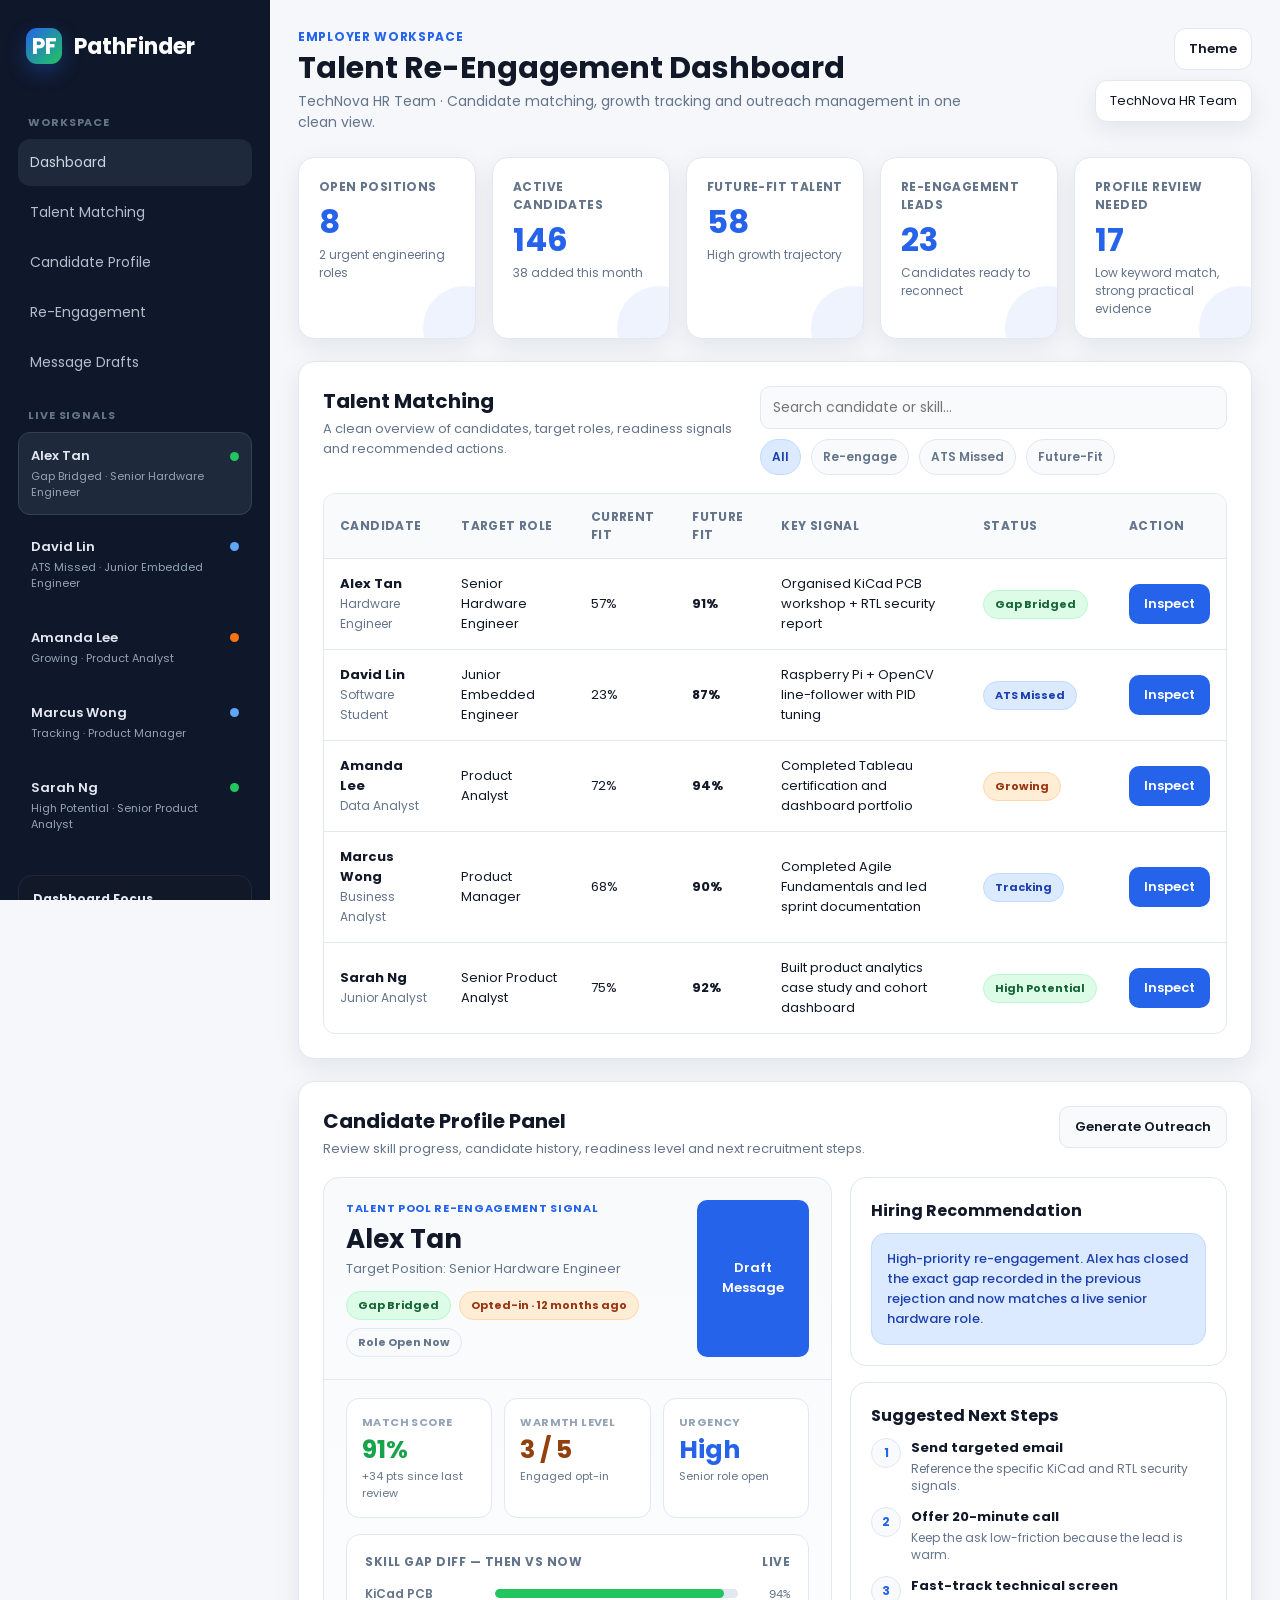
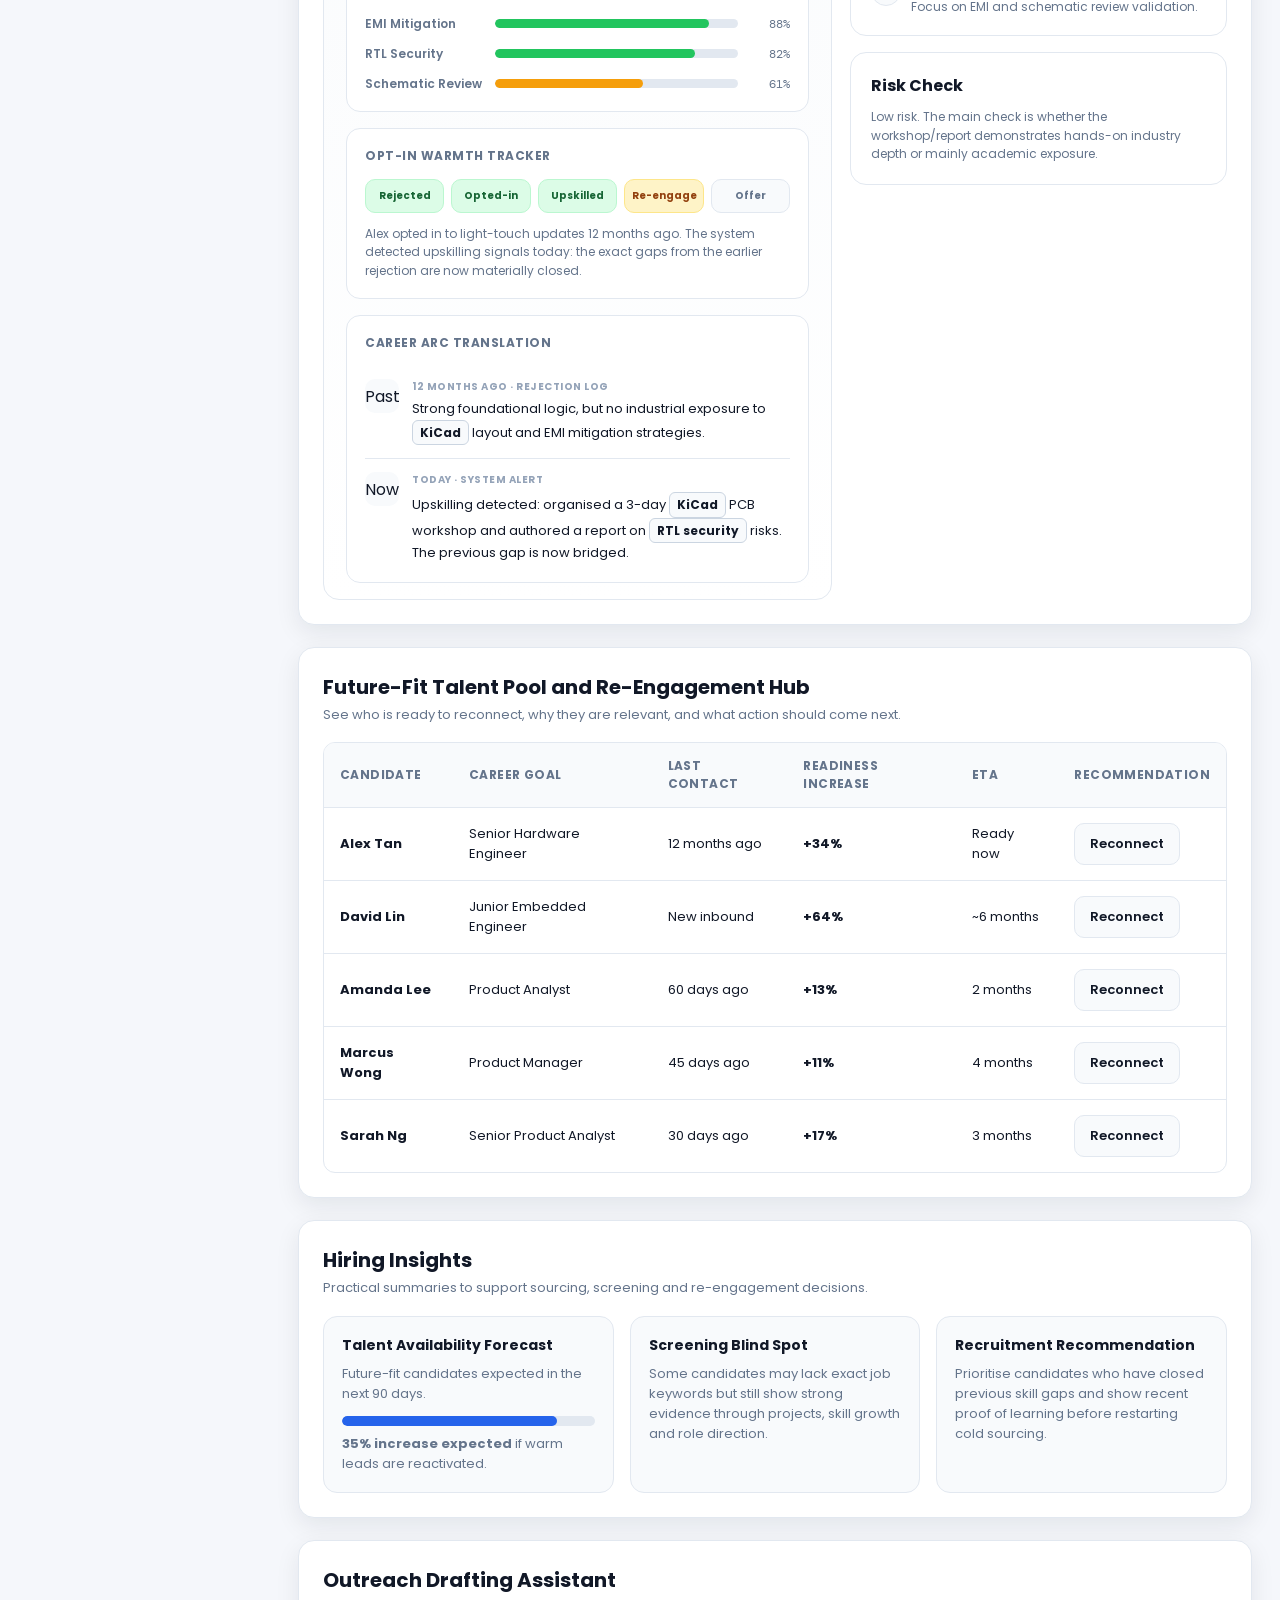
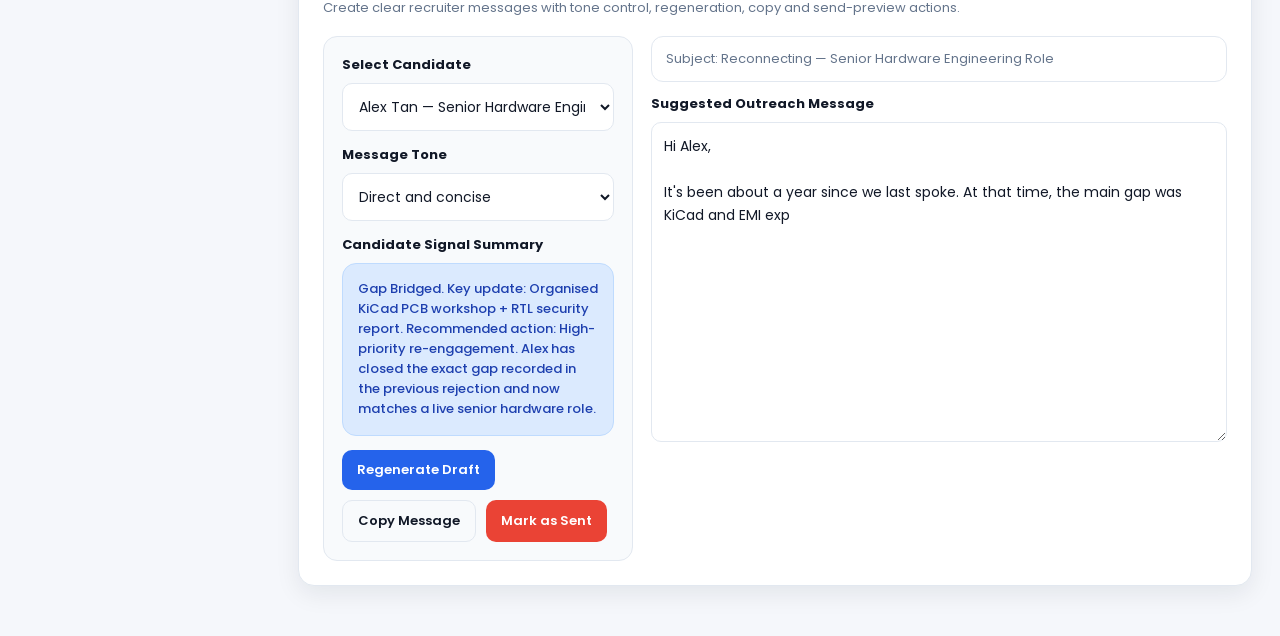
<file: Pathfinder/src/imports/pasted_text/employer-dashboard.html>
<!DOCTYPE html>
<html lang="en">
<head>
<meta charset="UTF-8" />
<meta name="viewport" content="width=device-width, initial-scale=1.0" />
<title>PathFinder — Employer Dashboard</title>

<link rel="preconnect" href="https://fonts.googleapis.com">
<link href="https://fonts.googleapis.com/css2?family=Poppins:wght@300;400;500;600;700&family=DM+Mono:wght@400;500&display=swap" rel="stylesheet">

<style>
:root{
--bg:#f5f7fb;
--surface:#ffffff;
--surface-soft:#f8fafc;
--sidebar:#0f172a;
--sidebar-2:#1e293b;
--text:#111827;
--muted:#64748b;
--hint:#94a3b8;
--border:#e2e8f0;
--border-strong:#cbd5e1;
--primary:#2563eb;
--primary-dark:#1d4ed8;
--green:#16a34a;
--green-bg:#dcfce7;
--green-text:#166534;
--blue-bg:#dbeafe;
--blue-text:#1e40af;
--orange-bg:#ffedd5;
--orange-text:#9a3412;
--amber-bg:#fef3c7;
--amber-text:#92400e;
--red:#dc2626;
--red-bg:#fee2e2;
--red-text:#991b1b;
--shadow:0 8px 24px rgba(15,23,42,.08);
--radius:16px;
--radius-sm:10px;
--font:'Poppins',system-ui,-apple-system,BlinkMacSystemFont,"Segoe UI",sans-serif;
--mono:'DM Mono',monospace;
}

*{margin:0;padding:0;box-sizing:border-box}

html{scroll-behavior:smooth}

body{
background:var(--bg);
color:var(--text);
font-family:var(--font);
min-height:100vh;
}

body.dark{
--bg:#020617;
--surface:#0f172a;
--surface-soft:#111827;
--text:#e5e7eb;
--muted:#94a3b8;
--hint:#64748b;
--border:#1e293b;
--border-strong:#334155;
--shadow:0 8px 24px rgba(0,0,0,.22);
}

button,select,input,textarea{font-family:inherit}

.sidebar{
position:fixed;
inset:0 auto 0 0;
width:270px;
height:100vh;
background:var(--sidebar);
color:#fff;
padding:24px 18px;
overflow-y:auto;
z-index:20;
}

.logo{
display:flex;
align-items:center;
gap:12px;
font-size:22px;
font-weight:700;
margin-bottom:28px;
padding:4px 8px;
}

.logo-mark{
width:36px;
height:36px;
display:grid;
place-items:center;
border-radius:11px;
background:linear-gradient(135deg,#2563eb,#22c55e);
box-shadow:0 8px 20px rgba(37,99,235,.32);
}

.nav-title{
font-size:11px;
font-weight:700;
color:#64748b;
text-transform:uppercase;
letter-spacing:.9px;
padding:18px 10px 8px;
}

.nav-item,.signal-item{
width:100%;
border:0;
background:transparent;
color:#cbd5e1;
text-align:left;
cursor:pointer;
border-radius:12px;
transition:.18s ease;
}

.nav-item{
padding:13px 12px;
margin-bottom:3px;
display:flex;
align-items:center;
gap:10px;
font-size:14px;
opacity:.88;
}

.nav-item:hover,.nav-item.active{background:var(--sidebar-2);opacity:1}

.signal-item{
padding:13px 12px;
margin-bottom:8px;
border:1px solid transparent;
}

.signal-item:hover,.signal-item.active{
background:var(--sidebar-2);
border-color:#334155;
}

.signal-name{
display:flex;
justify-content:space-between;
align-items:center;
color:#e2e8f0;
font-weight:600;
font-size:13px;
margin-bottom:3px;
}

.signal-meta{
color:#94a3b8;
font-size:11px;
line-height:1.45;
}

.dot{
width:9px;height:9px;border-radius:50%;
display:inline-block;flex-shrink:0;
}
.dot-green{background:#22c55e;animation:pulse-green 2s infinite}
.dot-blue{background:#60a5fa;animation:pulse-blue 2s infinite}
.dot-orange{background:#f97316;animation:pulse-orange 2s infinite}
.dot-gray{background:#64748b}

@keyframes pulse-green{0%{box-shadow:0 0 0 0 rgba(34,197,94,.65)}70%{box-shadow:0 0 0 8px rgba(34,197,94,0)}100%{box-shadow:0 0 0 0 rgba(34,197,94,0)}}
@keyframes pulse-blue{0%{box-shadow:0 0 0 0 rgba(96,165,250,.65)}70%{box-shadow:0 0 0 8px rgba(96,165,250,0)}100%{box-shadow:0 0 0 0 rgba(96,165,250,0)}}
@keyframes pulse-orange{0%{box-shadow:0 0 0 0 rgba(249,115,22,.65)}70%{box-shadow:0 0 0 8px rgba(249,115,22,0)}100%{box-shadow:0 0 0 0 rgba(249,115,22,0)}}

.sidebar-mini{
margin-top:20px;
background:#111827;
border:1px solid #1f2937;
border-radius:14px;
padding:14px;
}

.sidebar-mini h4{
font-size:12px;
margin-bottom:8px;
color:#e2e8f0;
}

.sidebar-mini p{
font-size:11px;
color:#94a3b8;
line-height:1.55;
}

.main{
margin-left:270px;
padding:28px;
min-height:100vh;
}

.header{
display:flex;
align-items:flex-start;
justify-content:space-between;
gap:20px;
margin-bottom:24px;
}

.eyebrow{
font-size:12px;
color:var(--primary);
font-weight:700;
letter-spacing:.7px;
text-transform:uppercase;
margin-bottom:6px;
}

.header h1{
font-size:30px;
line-height:1.1;
margin-bottom:6px;
}

.header p{
color:var(--muted);
font-size:14px;
}

.header-actions{
display:flex;
gap:10px;
align-items:center;
flex-wrap:wrap;
justify-content:flex-end;
}

.user-pill,.ghost-btn{
background:var(--surface);
border:1px solid var(--border);
border-radius:12px;
padding:10px 14px;
color:var(--text);
box-shadow:var(--shadow);
font-size:13px;
}

.ghost-btn{
cursor:pointer;
font-weight:600;
box-shadow:none;
}

.ghost-btn:hover{background:var(--surface-soft)}

.cards{
display:grid;
grid-template-columns:repeat(5,minmax(160px,1fr));
gap:16px;
margin-bottom:22px;
}

.card{
background:var(--surface);
padding:20px;
border-radius:var(--radius);
border:1px solid var(--border);
box-shadow:var(--shadow);
min-height:128px;
position:relative;
overflow:hidden;
}

.card::after{
content:"";
position:absolute;
right:-32px;
bottom:-32px;
width:84px;
height:84px;
background:rgba(37,99,235,.08);
border-radius:50%;
}

.card h3{
font-size:12px;
color:var(--muted);
margin-bottom:10px;
text-transform:uppercase;
letter-spacing:.4px;
}

.card .number{
font-size:32px;
font-weight:700;
color:var(--primary);
line-height:1;
}

.card p{
color:var(--muted);
font-size:12px;
margin-top:8px;
}

.section{
background:var(--surface);
border:1px solid var(--border);
border-radius:var(--radius);
padding:24px;
margin-bottom:22px;
box-shadow:var(--shadow);
}

.section-head{
display:flex;
align-items:flex-start;
justify-content:space-between;
gap:16px;
margin-bottom:18px;
}

.section h2{
font-size:20px;
margin-bottom:3px;
}

.section-sub{
color:var(--muted);
font-size:13px;
line-height:1.5;
}

.filters{
display:flex;
gap:10px;
flex-wrap:wrap;
align-items:center;
}

.search{
min-width:220px;
border:1px solid var(--border);
border-radius:10px;
padding:10px 12px;
background:var(--surface-soft);
color:var(--text);
outline:none;
}

.filter-chip{
border:1px solid var(--border);
background:var(--surface-soft);
color:var(--muted);
padding:8px 11px;
border-radius:999px;
cursor:pointer;
font-size:12px;
font-weight:600;
}

.filter-chip.active{
color:var(--blue-text);
background:var(--blue-bg);
border-color:#bfdbfe;
}

.table-wrap{overflow-x:auto;border-radius:12px;border:1px solid var(--border)}

table{
width:100%;
border-collapse:collapse;
min-width:760px;
}

th{
text-align:left;
padding:14px 16px;
background:var(--surface-soft);
color:var(--muted);
font-size:12px;
text-transform:uppercase;
letter-spacing:.4px;
}

td{
padding:15px 16px;
border-top:1px solid var(--border);
color:var(--text);
font-size:13px;
vertical-align:middle;
}

tr.clickable{cursor:pointer}
tr.clickable:hover td{background:rgba(37,99,235,.04)}

.badge{
display:inline-flex;
align-items:center;
gap:5px;
padding:5px 11px;
border-radius:999px;
font-size:11px;
font-weight:700;
border:1px solid transparent;
white-space:nowrap;
}

.green{background:var(--green-bg);color:var(--green-text);border-color:#bbf7d0}
.orange{background:var(--orange-bg);color:var(--orange-text);border-color:#fed7aa}
.blue{background:var(--blue-bg);color:var(--blue-text);border-color:#bfdbfe}
.gray{background:var(--surface-soft);color:var(--muted);border-color:var(--border)}
.red{background:var(--red-bg);color:var(--red-text);border-color:#fecaca}

.btn{
background:var(--primary);
color:#fff;
border:0;
padding:10px 15px;
border-radius:10px;
cursor:pointer;
font-weight:600;
font-size:13px;
display:inline-flex;
align-items:center;
gap:7px;
justify-content:center;
transition:.18s ease;
}

.btn:hover{background:var(--primary-dark);transform:translateY(-1px)}
.btn:disabled{opacity:.48;cursor:not-allowed;transform:none}

.btn.secondary{
background:var(--surface-soft);
color:var(--text);
border:1px solid var(--border);
}
.btn.secondary:hover{background:var(--border);color:var(--text)}

.btn.danger{background:#ea4335}
.btn.danger:hover{background:#c5221f}

.intel-grid{
display:grid;
grid-template-columns:1.15fr .85fr;
gap:18px;
}

.candidate-panel{
background:linear-gradient(180deg,var(--surface-soft),var(--surface));
border:1px solid var(--border);
border-radius:var(--radius);
overflow:hidden;
}

.profile-head{
padding:22px;
border-bottom:1px solid var(--border);
display:flex;
justify-content:space-between;
gap:18px;
}

.module-tag{
font-size:11px;
font-weight:700;
letter-spacing:.7px;
text-transform:uppercase;
color:var(--primary);
margin-bottom:8px;
}

.profile-head h3{
font-size:26px;
line-height:1.12;
margin-bottom:5px;
}

.profile-head p{font-size:13px;color:var(--muted)}

.badge-row{
display:flex;
gap:8px;
flex-wrap:wrap;
margin-top:12px;
}

.score-row{
display:grid;
grid-template-columns:repeat(3,1fr);
gap:12px;
padding:18px 22px 0;
}

.score-card{
background:var(--surface);
border:1px solid var(--border);
border-radius:13px;
padding:15px;
}

.score-label{
color:var(--hint);
font-size:11px;
font-weight:700;
text-transform:uppercase;
letter-spacing:.4px;
margin-bottom:6px;
}

.score-val{
font-size:25px;
line-height:1;
font-weight:700;
color:var(--primary);
}

.score-note{
color:var(--muted);
font-size:11px;
margin-top:6px;
}

.block{
margin:16px 22px;
padding:18px;
background:var(--surface);
border:1px solid var(--border);
border-radius:14px;
}

.block-title{
font-size:12px;
font-weight:700;
color:var(--muted);
letter-spacing:.5px;
text-transform:uppercase;
margin-bottom:14px;
display:flex;
align-items:center;
justify-content:space-between;
gap:10px;
}

.gap-row{
display:flex;
align-items:center;
gap:10px;
margin-bottom:12px;
}

.gap-row:last-child{margin-bottom:0}

.gap-label{
width:120px;
flex-shrink:0;
font-size:12px;
color:var(--muted);
font-weight:600;
}

.gap-track{
height:9px;
flex:1;
background:var(--border);
overflow:hidden;
border-radius:999px;
}

.gap-fill{
height:100%;
width:0;
border-radius:999px;
background:var(--primary);
transition:width .9s cubic-bezier(.4,0,.2,1);
}

.fill-green{background:#22c55e}
.fill-yellow{background:#f59e0b}
.fill-red{background:#ef4444}

.gap-pct{
width:42px;
text-align:right;
font-family:var(--mono);
font-size:12px;
color:var(--muted);
}

.warmth-track{
display:grid;
grid-template-columns:repeat(5,1fr);
gap:7px;
margin-bottom:12px;
}

.warmth-node{
text-align:center;
padding:8px 4px;
border-radius:10px;
font-size:10px;
font-weight:700;
border:1px solid var(--border);
color:var(--muted);
background:var(--surface-soft);
}

.wn-done{background:var(--green-bg);color:var(--green-text);border-color:#bbf7d0}
.wn-active{background:var(--amber-bg);color:var(--amber-text);border-color:#fde68a}

.caption{
color:var(--muted);
font-size:12px;
line-height:1.55;
}

.traj-item{
display:flex;
gap:13px;
padding:13px 0;
border-bottom:1px solid var(--border);
}

.traj-item:last-child{border-bottom:0;padding-bottom:0}

.traj-icon{
width:34px;height:34px;border-radius:10px;
display:grid;place-items:center;
background:var(--surface-soft);
flex-shrink:0;
}

.traj-label{
font-size:10px;
font-weight:700;
color:var(--hint);
text-transform:uppercase;
letter-spacing:.5px;
margin-bottom:4px;
}

.traj-text{
color:var(--text);
font-size:13px;
line-height:1.6;
}

.tech-chip{
display:inline-flex;
padding:2px 7px;
border-radius:6px;
border:1px solid var(--border-strong);
background:var(--surface-soft);
color:var(--text);
font-size:12px;
font-weight:700;
}

.side-card{
background:var(--surface);
border:1px solid var(--border);
border-radius:var(--radius);
padding:20px;
margin-bottom:16px;
}

.side-card h3{
font-size:16px;
margin-bottom:10px;
}

.recommendation{
padding:15px;
background:var(--blue-bg);
color:var(--blue-text);
border:1px solid #bfdbfe;
border-radius:14px;
font-size:13px;
line-height:1.55;
font-weight:500;
}

.timeline{
display:grid;
gap:12px;
}

.timeline-step{
display:grid;
grid-template-columns:30px 1fr;
gap:10px;
}

.timeline-num{
width:30px;height:30px;border-radius:50%;
display:grid;place-items:center;
background:var(--surface-soft);
border:1px solid var(--border);
font-size:12px;
font-weight:700;
color:var(--primary);
}

.timeline-step strong{
display:block;
font-size:13px;
margin-bottom:2px;
}

.timeline-step span{
display:block;
color:var(--muted);
font-size:12px;
line-height:1.45;
}

.insights{
display:grid;
grid-template-columns:repeat(3,1fr);
gap:16px;
}

.insight-box{
background:var(--surface-soft);
border:1px solid var(--border);
padding:18px;
border-radius:14px;
}

.insight-box h3{
font-size:14px;
margin-bottom:8px;
}

.insight-box p{
color:var(--muted);
font-size:13px;
line-height:1.55;
}

.progress{
width:100%;
height:10px;
background:var(--border);
border-radius:999px;
overflow:hidden;
margin:12px 0 8px;
}

.bar{
height:100%;
width:0;
background:var(--primary);
border-radius:999px;
transition:width 1s ease;
}

.assistant-grid{
display:grid;
grid-template-columns:310px 1fr;
gap:18px;
}

.form-card{
background:var(--surface-soft);
border:1px solid var(--border);
border-radius:14px;
padding:18px;
}

label{
display:block;
font-weight:700;
font-size:13px;
margin-bottom:8px;
}

select,textarea,input{
width:100%;
border:1px solid var(--border);
background:var(--surface);
color:var(--text);
border-radius:10px;
padding:12px;
outline:none;
font-size:14px;
}

select:focus,textarea:focus,input:focus{border-color:#93c5fd;box-shadow:0 0 0 3px rgba(37,99,235,.1)}

textarea{
min-height:320px;
resize:vertical;
line-height:1.65;
}

.form-row{margin-bottom:14px}

.action-row{
display:flex;
gap:10px;
flex-wrap:wrap;
margin-top:14px;
}

.subject-box{
background:var(--surface);
border:1px solid var(--border);
border-radius:12px;
padding:12px 14px;
margin-bottom:12px;
color:var(--muted);
font-size:13px;
}

.toast{
position:fixed;
right:24px;
bottom:24px;
background:#111827;
color:#fff;
padding:14px 18px;
border-radius:14px;
box-shadow:0 14px 30px rgba(0,0,0,.2);
opacity:0;
transform:translateY(12px);
pointer-events:none;
transition:.25s ease;
z-index:50;
font-size:14px;
}

.toast.show{
opacity:1;
transform:translateY(0);
}

@media(max-width:1180px){
.cards{grid-template-columns:repeat(3,1fr)}
.intel-grid,.assistant-grid{grid-template-columns:1fr}
.insights{grid-template-columns:1fr}
}

@media(max-width:760px){
.sidebar{
position:static;
width:100%;
height:auto;
padding:14px;
}
.logo{margin-bottom:10px}
.nav-title{padding-top:12px}
.main{margin-left:0;padding:16px}
.header{flex-direction:column}
.cards{grid-template-columns:1fr 1fr}
.profile-head{flex-direction:column}
.score-row{grid-template-columns:1fr}
.warmth-track{grid-template-columns:1fr}
.gap-label{width:98px}
.section{padding:18px}
}

@media(max-width:480px){
.cards{grid-template-columns:1fr}
.header h1{font-size:24px}
}
</style>
</head>

<body>
<aside class="sidebar">
<div class="logo">
<div class="logo-mark">PF</div>
<span>PathFinder</span>
</div>

<div class="nav-title">Workspace</div>
<button class="nav-item active" onclick="scrollToSection('dashboard')">Dashboard</button>
<button class="nav-item" onclick="scrollToSection('matching')">Talent Matching</button>
<button class="nav-item" onclick="scrollToSection('intelligence')">Candidate Profile</button>
<button class="nav-item" onclick="scrollToSection('reengagement')">Re-Engagement</button>
<button class="nav-item" onclick="scrollToSection('assistant')">Message Drafts</button>

<div class="nav-title">Live Signals</div>
<div id="sidebarSignals"></div>

<div class="sidebar-mini">
<h4>Dashboard Focus</h4>
<p>Track candidate fit, skill progress, warm leads and recruiter-ready outreach in one clean dashboard.</p>
</div>
</aside>

<main class="main">
<section id="dashboard">
<div class="header">
<div>
<div class="eyebrow">Employer Workspace</div>
<h1>Talent Re-Engagement Dashboard</h1>
<p>TechNova HR Team · Candidate matching, growth tracking and outreach management in one clean view.</p>
</div>
<div class="header-actions">
<button class="ghost-btn" onclick="toggleTheme()">Theme</button>
<div class="user-pill">TechNova HR Team</div>
</div>
</div>

<div class="cards">
<div class="card">
<h3>Open Positions</h3>
<div class="number">8</div>
<p>2 urgent engineering roles</p>
</div>
<div class="card">
<h3>Active Candidates</h3>
<div class="number">146</div>
<p>38 added this month</p>
</div>
<div class="card">
<h3>Future-Fit Talent</h3>
<div class="number">58</div>
<p>High growth trajectory</p>
</div>
<div class="card">
<h3>Re-Engagement Leads</h3>
<div class="number">23</div>
<p>Candidates ready to reconnect</p>
</div>
<div class="card">
<h3>Profile Review Needed</h3>
<div class="number">17</div>
<p>Low keyword match, strong practical evidence</p>
</div>
</div>
</section>

<section class="section" id="matching">
<div class="section-head">
<div>
<h2>Talent Matching</h2>
<p class="section-sub">A clean overview of candidates, target roles, readiness signals and recommended actions.</p>
</div>
<div class="filters">
<input class="search" id="candidateSearch" placeholder="Search candidate or skill..." oninput="renderTables()" />
<button class="filter-chip active" data-filter="all" onclick="setFilter('all')">All</button>
<button class="filter-chip" data-filter="reengage" onclick="setFilter('reengage')">Re-engage</button>
<button class="filter-chip" data-filter="ats" onclick="setFilter('ats')">ATS Missed</button>
<button class="filter-chip" data-filter="future" onclick="setFilter('future')">Future-Fit</button>
</div>
</div>
<div class="table-wrap">
<table>
<thead>
<tr>
<th>Candidate</th>
<th>Target Role</th>
<th>Current Fit</th>
<th>Future Fit</th>
<th>Key Signal</th>
<th>Status</th>
<th>Action</th>
</tr>
</thead>
<tbody id="matchingRows"></tbody>
</table>
</div>
</section>

<section class="section" id="intelligence">
<div class="section-head">
<div>
<h2>Candidate Profile Panel</h2>
<p class="section-sub">Review skill progress, candidate history, readiness level and next recruitment steps.</p>
</div>
<button class="btn secondary" onclick="scrollToSection('assistant')">Generate Outreach</button>
</div>

<div class="intel-grid">
<div class="candidate-panel">
<div class="profile-head">
<div>
<div class="module-tag" id="profileModule">Talent Pool Signal</div>
<h3 id="profileName">Alex Tan</h3>
<p id="profileRole">Target Position: Senior Hardware Engineer</p>
<div class="badge-row" id="profileBadges"></div>
</div>
<button class="btn" onclick="selectAssistantCandidate(activeCandidateId); scrollToSection('assistant')">Draft Message</button>
</div>

<div class="score-row" id="scoreCards"></div>

<div class="block">
<div class="block-title">
<span id="skillBlockTitle">Skill gap diff — then vs now</span>
<span id="skillUpdated">Live</span>
</div>
<div id="skillBars"></div>
</div>

<div class="block">
<div class="block-title">Opt-in warmth tracker</div>
<div class="warmth-track" id="warmthTrack"></div>
<p class="caption" id="warmthCaption"></p>
</div>

<div class="block">
<div class="block-title">Career arc translation</div>
<div id="careerArc"></div>
</div>
</div>

<div>
<div class="side-card">
<h3>Hiring Recommendation</h3>
<div class="recommendation" id="recommendationBox"></div>
</div>

<div class="side-card">
<h3>Suggested Next Steps</h3>
<div class="timeline" id="nextSteps"></div>
</div>

<div class="side-card">
<h3>Risk Check</h3>
<p class="caption" id="riskCheck"></p>
</div>
</div>
</div>
</section>

<section class="section" id="reengagement">
<div class="section-head">
<div>
<h2>Future-Fit Talent Pool and Re-Engagement Hub</h2>
<p class="section-sub">See who is ready to reconnect, why they are relevant, and what action should come next.</p>
</div>
</div>
<div class="table-wrap">
<table>
<thead>
<tr>
<th>Candidate</th>
<th>Career Goal</th>
<th>Last Contact</th>
<th>Readiness Increase</th>
<th>ETA</th>
<th>Recommendation</th>
</tr>
</thead>
<tbody id="reengageRows"></tbody>
</table>
</div>
</section>

<section class="section">
<div class="section-head">
<div>
<h2>Hiring Insights</h2>
<p class="section-sub">Practical summaries to support sourcing, screening and re-engagement decisions.</p>
</div>
</div>
<div class="insights">
<div class="insight-box">
<h3>Talent Availability Forecast</h3>
<p>Future-fit candidates expected in the next 90 days.</p>
<div class="progress"><div class="bar forecast-bar" data-width="85%"></div></div>
<p><strong>35% increase expected</strong> if warm leads are reactivated.</p>
</div>
<div class="insight-box">
<h3>Screening Blind Spot</h3>
<p>Some candidates may lack exact job keywords but still show strong evidence through projects, skill growth and role direction.</p>
</div>
<div class="insight-box">
<h3>Recruitment Recommendation</h3>
<p>Prioritise candidates who have closed previous skill gaps and show recent proof of learning before restarting cold sourcing.</p>
</div>
</div>
</section>

<section class="section" id="assistant">
<div class="section-head">
<div>
<h2>Outreach Drafting Assistant</h2>
<p class="section-sub">Create clear recruiter messages with tone control, regeneration, copy and send-preview actions.</p>
</div>
</div>

<div class="assistant-grid">
<div class="form-card">
<div class="form-row">
<label for="candidateSelect">Select Candidate</label>
<select id="candidateSelect" onchange="loadMessage()"></select>
</div>

<div class="form-row">
<label for="toneSelect">Message Tone</label>
<select id="toneSelect" onchange="loadMessage()">
<option value="direct">Direct and concise</option>
<option value="warm">Warm and human</option>
<option value="data">Data-driven</option>
<option value="forward">Forward-looking</option>
</select>
</div>

<div class="form-row">
<label>Candidate Signal Summary</label>
<div class="recommendation" id="assistantSignal"></div>
</div>

<div class="action-row">
<button class="btn" onclick="generateMessage()">Regenerate Draft</button>
<button class="btn secondary" onclick="copyMessage()">Copy Message</button>
<button class="btn danger" onclick="sendMessage()">Mark as Sent</button>
</div>
</div>

<div>
<div class="subject-box" id="subjectBox">Subject: —</div>
<label for="messageBox">Suggested Outreach Message</label>
<textarea id="messageBox"></textarea>
</div>
</div>
</section>
</main>

<div class="toast" id="toast">Done</div>

<script>
const candidates = {
alex: {
name:"Alex Tan",
role:"Senior Hardware Engineer",
currentRole:"Hardware Engineer",
module:"Talent Pool Re-Engagement Signal",
currentFit:57,
futureFit:91,
missingSkill:"KiCad / EMI",
status:"Gap Bridged",
statusClass:"green",
category:["reengage","future"],
lastContact:"12 months ago",
readiness:"+34%",
eta:"Ready now",
dot:"dot-green",
keySignal:"Organised KiCad PCB workshop + RTL security report",
scores:[
["Match Score","91%","+34 pts since last review","green"],
["Warmth Level","3 / 5","Engaged opt-in","amber"],
["Urgency","High","Senior role open","blue"]
],
badges:[
["Gap Bridged","green"],
["Opted-in · 12 months ago","orange"],
["Role Open Now","gray"]
],
skills:[
["KiCad PCB",94,"green"],
["EMI Mitigation",88,"green"],
["RTL Security",82,"green"],
["Schematic Review",61,"yellow"]
],
warmth:["Rejected","Opted-in","Upskilled","Re-engage","Offer"],
warmthStage:3,
warmthCaption:"Alex opted in to light-touch updates 12 months ago. The system detected upskilling signals today: the exact gaps from the earlier rejection are now materially closed.",
arc:[
["12 months ago · rejection log","Strong foundational logic, but no industrial exposure to KiCad layout and EMI mitigation strategies."],
["Today · system alert","Upskilling detected: organised a 3-day KiCad PCB workshop and authored a report on RTL security risks. The previous gap is now bridged."]
],
recommendation:"High-priority re-engagement. Alex has closed the exact gap recorded in the previous rejection and now matches a live senior hardware role.",
nextSteps:[
["Send targeted email","Reference the specific KiCad and RTL security signals."],
["Offer 20-minute call","Keep the ask low-friction because the lead is warm."],
["Fast-track technical screen","Focus on EMI and schematic review validation."]
],
risk:"Low risk. The main check is whether the workshop/report demonstrates hands-on industry depth or mainly academic exposure.",
subjects:{
direct:"Reconnecting — Senior Hardware Engineering Role",
warm:"You closed the gap, Alex",
data:"91% match: Senior Hardware Engineer",
forward:"Let’s revisit your hardware engineering path"
}
},
david: {
name:"David Lin",
role:"Junior Embedded Engineer",
currentRole:"Software Student",
module:"Inbound Trajectory Analysis",
currentFit:23,
futureFit:87,
missingSkill:"Embedded Keywords",
status:"ATS Missed",
statusClass:"blue",
category:["ats","future"],
lastContact:"New inbound",
readiness:"+64%",
eta:"~6 months",
dot:"dot-blue",
keySignal:"Raspberry Pi + OpenCV line-follower with PID tuning",
scores:[
["Trajectory Score","87%","Hardware-bound vector","blue"],
["ATS Score","23%","Would be filtered out","red"],
["Gap to Role","~6 mo","Estimated ramp time","amber"]
],
badges:[
["High Trajectory Fit","blue"],
["ATS Would Reject","red"],
["Junior Role Match","gray"]
],
skills:[
["C++ Logic",90,"green"],
["HW Integration",75,"green"],
["PID / Sensors",62,"yellow"],
["RTOS",18,"red"]
],
warmth:["Applied","Screened","Signal Found","Interview","Offer"],
warmthStage:3,
warmthCaption:"David lacks standard embedded keywords, but project behaviour shows hardware-constrained problem solving, sensor logic and control-system thinking.",
arc:[
["ATS view — where he has been","Resume shows C++ console games and academic software projects. No exact “Embedded Systems” keyword detected."],
["Career OS view — where he is heading","Built an autonomous line-follower using Raspberry Pi and OpenCV. Solved wiring constraints through a “Nuclear Swap” motor inversion algorithm and tuned PID constants."]
],
recommendation:"Do not reject based on ATS score. David is a strong junior embedded prospect if the company can support RTOS ramp-up.",
nextSteps:[
["Invite to technical screen","Ask him to explain the motor inversion and PID tuning decisions."],
["Assign embedded mini-task","Small RTOS or sensor integration task to test role readiness."],
["Map 6-month ramp plan","Close RTOS and production firmware gaps."]
],
risk:"Medium risk. He has strong trajectory signals but still needs structured RTOS and production embedded experience.",
subjects:{
direct:"Junior Embedded Engineer opportunity",
warm:"Your project work stood out to us",
data:"Strong project signal for embedded role",
forward:"A possible next step in embedded engineering"
}
},
amanda: {
name:"Amanda Lee",
role:"Product Analyst",
currentRole:"Data Analyst",
module:"Future-Fit Talent Pool",
currentFit:72,
futureFit:94,
missingSkill:"Tableau",
status:"Growing",
statusClass:"orange",
category:["reengage","future"],
lastContact:"60 days ago",
readiness:"+13%",
eta:"2 months",
dot:"dot-orange",
keySignal:"Completed Tableau certification and dashboard portfolio",
scores:[
["Current Fit","72%","Solid baseline","blue"],
["Future Fit","94%","After Tableau proof","green"],
["Readiness","2 mo","Portfolio review needed","amber"]
],
badges:[
["Growing","orange"],
["Future-Fit","green"],
["Reconnect","blue"]
],
skills:[
["SQL",86,"green"],
["Tableau",78,"green"],
["Product Metrics",68,"yellow"],
["Stakeholder Comms",72,"green"]
],
warmth:["Tracked","Learned","Certified","Reconnect","Interview"],
warmthStage:3,
warmthCaption:"Amanda’s Tableau certification moved her profile closer to the Product Analyst role, making her a good re-engagement target.",
arc:[
["Earlier review","Strong data foundation, but weaker dashboard and product reporting evidence."],
["Recent update","Completed Tableau certification and added dashboard work that aligns with Product Analyst needs."]
],
recommendation:"Reconnect now while the learning signal is recent. Position the message around Tableau growth and Product Analyst alignment.",
nextSteps:[
["Send reconnect email","Mention her Tableau certification directly."],
["Request portfolio sample","Validate practical dashboard ability."],
["Schedule analyst screen","Focus on product metrics and communication."]
],
risk:"Low to medium risk. Product thinking still needs validation beyond BI tool proficiency.",
subjects:{
direct:"Reconnecting about a Product Analyst role",
warm:"Amanda, your recent growth stood out",
data:"Your profile is now 94% aligned",
forward:"Your Tableau progress opens a new path"
}
},
marcus: {
name:"Marcus Wong",
role:"Product Manager",
currentRole:"Business Analyst",
module:"Future-Fit Talent Pool",
currentFit:68,
futureFit:90,
missingSkill:"Agile",
status:"Tracking",
statusClass:"blue",
category:["reengage","future"],
lastContact:"45 days ago",
readiness:"+11%",
eta:"4 months",
dot:"dot-blue",
keySignal:"Completed Agile Fundamentals and led sprint documentation",
scores:[
["Current Fit","68%","BA experience strong","blue"],
["Future Fit","90%","PM trajectory visible","green"],
["Readiness","4 mo","Needs ownership proof","amber"]
],
badges:[
["Tracking","blue"],
["Agile Growth","green"],
["PM Path","gray"]
],
skills:[
["Requirements",84,"green"],
["Agile",74,"green"],
["Roadmapping",55,"yellow"],
["Leadership",49,"yellow"]
],
warmth:["Tracked","Agile Signal","Nurture","Reconnect","Interview"],
warmthStage:2,
warmthCaption:"Marcus has moved from business analysis toward product management, but still needs stronger ownership signals.",
arc:[
["Earlier review","Good requirements and stakeholder background, but insufficient Agile and product ownership evidence."],
["Recent update","Completed Agile Fundamentals and showed stronger sprint coordination behaviour."]
],
recommendation:"Keep nurturing for 4 months unless a junior PM opening appears. Reconnect with a career-goal conversation rather than direct offer.",
nextSteps:[
["Send nurture email","Ask about PM direction and recent Agile work."],
["Suggest portfolio proof","Request roadmap or sprint artefact examples."],
["Review in 60 days","Check whether ownership signals improve."]
],
risk:"Medium risk. Agile training alone does not prove product decision-making ability.",
subjects:{
direct:"Reconnecting about your Product Manager path",
warm:"Marcus, your Agile progress caught our attention",
data:"90% future-fit for Product Manager track",
forward:"Your BA experience can move toward product"
}
},
sarah: {
name:"Sarah Ng",
role:"Senior Product Analyst",
currentRole:"Junior Analyst",
module:"Talent Pool Alert",
currentFit:75,
futureFit:92,
missingSkill:"Product Analytics",
status:"High Potential",
statusClass:"green",
category:["reengage","future"],
lastContact:"30 days ago",
readiness:"+17%",
eta:"3 months",
dot:"dot-green",
keySignal:"Built product analytics case study and cohort dashboard",
scores:[
["Current Fit","75%","Strong analyst baseline","blue"],
["Future Fit","92%","High potential","green"],
["Urgency","Medium","Interview soon","amber"]
],
badges:[
["High Potential","green"],
["Interview Recommended","blue"],
["Recent Growth","orange"]
],
skills:[
["Analytics",88,"green"],
["Cohort Analysis",81,"green"],
["Product Sense",66,"yellow"],
["Experiment Design",54,"yellow"]
],
warmth:["Tracked","Case Study","Growth Signal","Interview","Offer"],
warmthStage:3,
warmthCaption:"Sarah’s recent product analytics case study makes her the strongest near-term analyst re-engagement candidate.",
arc:[
["Earlier review","Good junior analyst profile, but little product-context evidence."],
["Recent update","Built a product analytics case study with cohort dashboard and stronger business interpretation."]
],
recommendation:"Interview Sarah soon. Her growth signal is fresh and her future-fit score is already above 90%.",
nextSteps:[
["Invite to interview","Use her case study as conversation anchor."],
["Test product judgement","Ask experiment and metrics trade-off questions."],
["Compare with Amanda","Decide whether analyst or product analyst track fits better."]
],
risk:"Medium-low risk. Needs validation on experiment design and product decision-making.",
subjects:{
direct:"Interview opportunity for Senior Product Analyst track",
warm:"Sarah, your product analytics work stood out",
data:"92% future-fit for Senior Product Analyst",
forward:"Your analytics work is moving toward product impact"
}
}
};

let activeCandidateId = "alex";
let activeFilter = "all";
let regenCount = 0;

function scrollToSection(id){
document.getElementById(id).scrollIntoView({behavior:"smooth",block:"start"});
document.querySelectorAll(".nav-item").forEach(btn=>btn.classList.remove("active"));
const labels = {dashboard:0,matching:1,intelligence:2,reengagement:3,assistant:4};
const navBtns = document.querySelectorAll(".nav-item");
if(navBtns[labels[id]]) navBtns[labels[id]].classList.add("active");
}

function setFilter(filter){
activeFilter = filter;
document.querySelectorAll(".filter-chip").forEach(chip=>chip.classList.toggle("active",chip.dataset.filter===filter));
renderTables();
}

function badge(text, cls){
return `<span class="badge ${cls}">${text}</span>`;
}

function renderSidebarSignals(){
const container = document.getElementById("sidebarSignals");
container.innerHTML = Object.entries(candidates).map(([id,c])=>`
<button class="signal-item ${id===activeCandidateId?"active":""}" onclick="selectCandidate('${id}', true)">
<div class="signal-name">${c.name}<span class="dot ${c.dot}"></span></div>
<div class="signal-meta">${c.status} · ${c.role}</div>
</button>
`).join("");
}

function candidateMatches(c){
const q = document.getElementById("candidateSearch")?.value.toLowerCase().trim() || "";
const text = `${c.name} ${c.role} ${c.currentRole} ${c.missingSkill} ${c.keySignal} ${c.status}`.toLowerCase();
const passesSearch = !q || text.includes(q);
const passesFilter = activeFilter==="all" || c.category.includes(activeFilter);
return passesSearch && passesFilter;
}

function renderTables(){
const entries = Object.entries(candidates).filter(([,c])=>candidateMatches(c));

document.getElementById("matchingRows").innerHTML = entries.map(([id,c])=>`
<tr class="clickable" onclick="selectCandidate('${id}', true)">
<td><strong>${c.name}</strong><br><span class="caption">${c.currentRole}</span></td>
<td>${c.role}</td>
<td>${c.currentFit}%</td>
<td><strong>${c.futureFit}%</strong></td>
<td>${c.keySignal}</td>
<td>${badge(c.status,c.statusClass)}</td>
<td><button class="btn" onclick="event.stopPropagation(); selectCandidate('${id}', true)">Inspect</button></td>
</tr>
`).join("") || `<tr><td colspan="7">No matching candidates found.</td></tr>`;

document.getElementById("reengageRows").innerHTML = Object.entries(candidates).map(([id,c])=>`
<tr class="clickable" onclick="selectCandidate('${id}', true)">
<td><strong>${c.name}</strong></td>
<td>${c.role}</td>
<td>${c.lastContact}</td>
<td><strong>${c.readiness}</strong></td>
<td>${c.eta}</td>
<td><button class="btn secondary" onclick="event.stopPropagation(); selectAssistantCandidate('${id}'); scrollToSection('assistant')">Reconnect</button></td>
</tr>
`).join("");
}

function selectCandidate(id, jump=false){
activeCandidateId = id;
const c = candidates[id];

document.getElementById("profileModule").textContent = c.module;
document.getElementById("profileName").textContent = c.name;
document.getElementById("profileRole").textContent = `Target Position: ${c.role}`;
document.getElementById("profileBadges").innerHTML = c.badges.map(b=>badge(b[0],b[1])).join("");

document.getElementById("scoreCards").innerHTML = c.scores.map(([label,value,note,type])=>{
const color = type==="green" ? "var(--green)" : type==="red" ? "var(--red)" : type==="amber" ? "var(--amber-text)" : "var(--primary)";
return `<div class="score-card">
<div class="score-label">${label}</div>
<div class="score-val" style="color:${color}">${value}</div>
<div class="score-note">${note}</div>
</div>`;
}).join("");

document.getElementById("skillBlockTitle").textContent = id==="david" ? "Trajectory signal breakdown" : "Skill gap diff — then vs now";
document.getElementById("skillBars").innerHTML = c.skills.map((skill,i)=>`
<div class="gap-row">
<span class="gap-label">${skill[0]}</span>
<div class="gap-track"><div class="gap-fill fill-${skill[2]}" id="bar-${i}"></div></div>
<span class="gap-pct" id="pct-${i}">0%</span>
</div>
`).join("");

document.getElementById("warmthTrack").innerHTML = c.warmth.map((step,i)=>{
const cls = i < c.warmthStage ? "wn-done" : i === c.warmthStage ? "wn-active" : "";
return `<div class="warmth-node ${cls}">${step}</div>`;
}).join("");
document.getElementById("warmthCaption").textContent = c.warmthCaption;

document.getElementById("careerArc").innerHTML = c.arc.map((item,i)=>`
<div class="traj-item">
<div class="traj-icon">${i===0?"Past":"Now"}</div>
<div>
<div class="traj-label">${item[0]}</div>
<div class="traj-text">${highlightTech(item[1])}</div>
</div>
</div>
`).join("");

document.getElementById("recommendationBox").textContent = c.recommendation;
document.getElementById("nextSteps").innerHTML = c.nextSteps.map((step,i)=>`
<div class="timeline-step">
<div class="timeline-num">${i+1}</div>
<div><strong>${step[0]}</strong><span>${step[1]}</span></div>
</div>
`).join("");
document.getElementById("riskCheck").textContent = c.risk;

renderSidebarSignals();
animateBars(c);
selectAssistantCandidate(id, false);
if(jump) scrollToSection("intelligence");
}

function highlightTech(text){
const terms = ["KiCad","RTL security","Raspberry Pi","OpenCV","Nuclear Swap","PID","Tableau","Agile","cohort dashboard"];
let result = text;
terms.forEach(t=>{
result = result.replaceAll(t, `<span class="tech-chip">${t}</span>`);
});
return result;
}

function animateBars(c){
c.skills.forEach((skill,i)=>{
setTimeout(()=>{
const bar = document.getElementById(`bar-${i}`);
const pct = document.getElementById(`pct-${i}`);
if(bar) bar.style.width = `${skill[1]}%`;
if(pct) pct.textContent = `${skill[1]}%`;
}, i*140);
});
}

function renderAssistantOptions(){
const select = document.getElementById("candidateSelect");
select.innerHTML = Object.entries(candidates).map(([id,c])=>`<option value="${id}">${c.name} — ${c.role}</option>`).join("");
}

function selectAssistantCandidate(id, shouldLoad=true){
const select = document.getElementById("candidateSelect");
if(select) select.value = id;
if(shouldLoad) loadMessage();
}

function messageBody(c,tone){
const direct = {
alex:`Hi ${c.name.split(" ")[0]},

It's been about a year since we last spoke. At that time, the main gap was KiCad and EMI experience.

We noticed your recent KiCad PCB workshop and RTL security report. Those are exactly the signals we were hoping to see.

A Senior Hardware Engineer role is open now, and your profile is a strong match. Would you be open to a 20-minute call this week?

Best regards,
TechNova Hiring Team`,
david:`Hi David,

Most screening systems would have missed your profile because it lacks standard embedded keywords.

We looked closer at your Raspberry Pi line-follower, especially the Nuclear Swap motor inversion logic and PID tuning. That shows real embedded thinking.

We have a Junior Embedded Engineer opening and would like to speak with you. Are you open to a quick call this week?

Best regards,
TechNova Hiring Team`,
amanda:`Hi Amanda,

We noticed your recent Tableau certification and updated dashboard work.

Your profile now aligns much more closely with our Product Analyst role. We would like to reconnect and explore whether this opportunity fits your current goals.

Would you be open to a short conversation this week?

Best regards,
TechNova Hiring Team`,
marcus:`Hi Marcus,

We noticed your recent Agile Fundamentals training and continued project coordination experience.

Your profile is developing toward our Product Manager track. We would like to reconnect and understand your current career goals.

Would you be open to a short conversation?

Best regards,
TechNova Hiring Team`,
sarah:`Hi Sarah,

Your recent product analytics case study and cohort dashboard stood out to our team.

Your profile now aligns strongly with our Senior Product Analyst track. We would like to invite you to discuss the opportunity.

Would you be available for a short interview conversation?

Best regards,
TechNova Hiring Team`
};

const warm = `Hi ${c.name.split(" ")[0]},

We have been following your professional growth, and your recent progress genuinely stood out.

${c.keySignal}. That signal makes your profile much more aligned with the ${c.role} path than before.

We would love to reconnect, learn what you are working toward now, and see whether there is a good fit with TechNova.

Best regards,
TechNova Hiring Team`;

const data = `Hi ${c.name.split(" ")[0]},

We reviewed your updated profile and noticed stronger alignment with the ${c.role} track.

The main improvement is: ${c.keySignal}.

This makes your profile more relevant than before. Would you be open to a short conversation this week?

Best regards,
TechNova Hiring Team`;

const forward = `Hi ${c.name.split(" ")[0]},

Your recent growth suggests a clear next step toward ${c.role}.

What stood out was this signal: ${c.keySignal}. It shows that your profile is not standing still — it is moving toward the role we are hiring for.

We would like to reconnect and discuss how this path could fit with TechNova.

Best regards,
TechNova Hiring Team`;

if(tone==="warm") return warm;
if(tone==="data") return data;
if(tone==="forward") return forward;
return direct[candidateKey(c)] || direct.amanda;
}

function candidateKey(candidate){
return Object.keys(candidates).find(id=>candidates[id]===candidate);
}

function loadMessage(){
const id = document.getElementById("candidateSelect").value;
const tone = document.getElementById("toneSelect").value;
const c = candidates[id];
regenCount = 0;

document.getElementById("assistantSignal").textContent = `${c.status}. Key update: ${c.keySignal}. Recommended action: ${c.recommendation}`;
document.getElementById("subjectBox").textContent = `Subject: ${c.subjects[tone]}`;
typeIntoTextarea(messageBody(c,tone));
}

function generateMessage(){
const id = document.getElementById("candidateSelect").value;
const tone = document.getElementById("toneSelect").value;
const c = candidates[id];
regenCount++;

const variants = [
messageBody(c,tone),
`Hi ${c.name.split(" ")[0]},

I wanted to personally reconnect because your profile has changed in a meaningful way.

The key signal we noticed was: ${c.keySignal}. This directly improves your fit for the ${c.role} opportunity.

Your recent progress makes your profile worth revisiting for this role.

Would you be open to a 20-minute call this week?

Best regards,
TechNova Hiring Team`,
`Hi ${c.name.split(" ")[0]},

Your recent progress caught our attention.

For the ${c.role} role, we are looking for evidence of growth, practical problem-solving and role direction. Your strongest signal is: ${c.keySignal}.

We would like to reconnect and explore whether this opportunity matches your current plans.

Best regards,
TechNova Hiring Team`
];

document.getElementById("subjectBox").textContent = `Subject: ${c.subjects[tone]}`;
typeIntoTextarea(variants[regenCount % variants.length]);
showToast("New draft generated");
}

function typeIntoTextarea(text){
const box = document.getElementById("messageBox");
box.value = "";
let i = 0;
const step = () => {
box.value += text.charAt(i);
i++;
if(i < text.length) requestAnimationFrame(step);
};
requestAnimationFrame(step);
}

async function copyMessage(){
const full = `${document.getElementById("subjectBox").textContent}\n\n${document.getElementById("messageBox").value}`;
try{
await navigator.clipboard.writeText(full);
showToast("Draft copied to clipboard");
}catch(e){
const box = document.getElementById("messageBox");
box.focus();
box.select();
showToast("Select text manually if clipboard is blocked");
}
}

function sendMessage(){
const id = document.getElementById("candidateSelect").value;
showToast(`Message marked as sent to ${candidates[id].name}`);
}

function showToast(text){
const toast = document.getElementById("toast");
toast.textContent = text;
toast.classList.add("show");
setTimeout(()=>toast.classList.remove("show"),2200);
}

function toggleTheme(){
document.body.classList.toggle("dark");
showToast(document.body.classList.contains("dark") ? "Dark mode on" : "Light mode on");
}

function initBars(){
document.querySelectorAll(".forecast-bar").forEach(bar=>{
setTimeout(()=>{bar.style.width = bar.dataset.width || "0%"},250);
});
}

function init(){
renderSidebarSignals();
renderAssistantOptions();
renderTables();
selectCandidate("alex", false);
loadMessage();
initBars();
}

window.onload = init;
</script>
</body>
</html>
</file>
